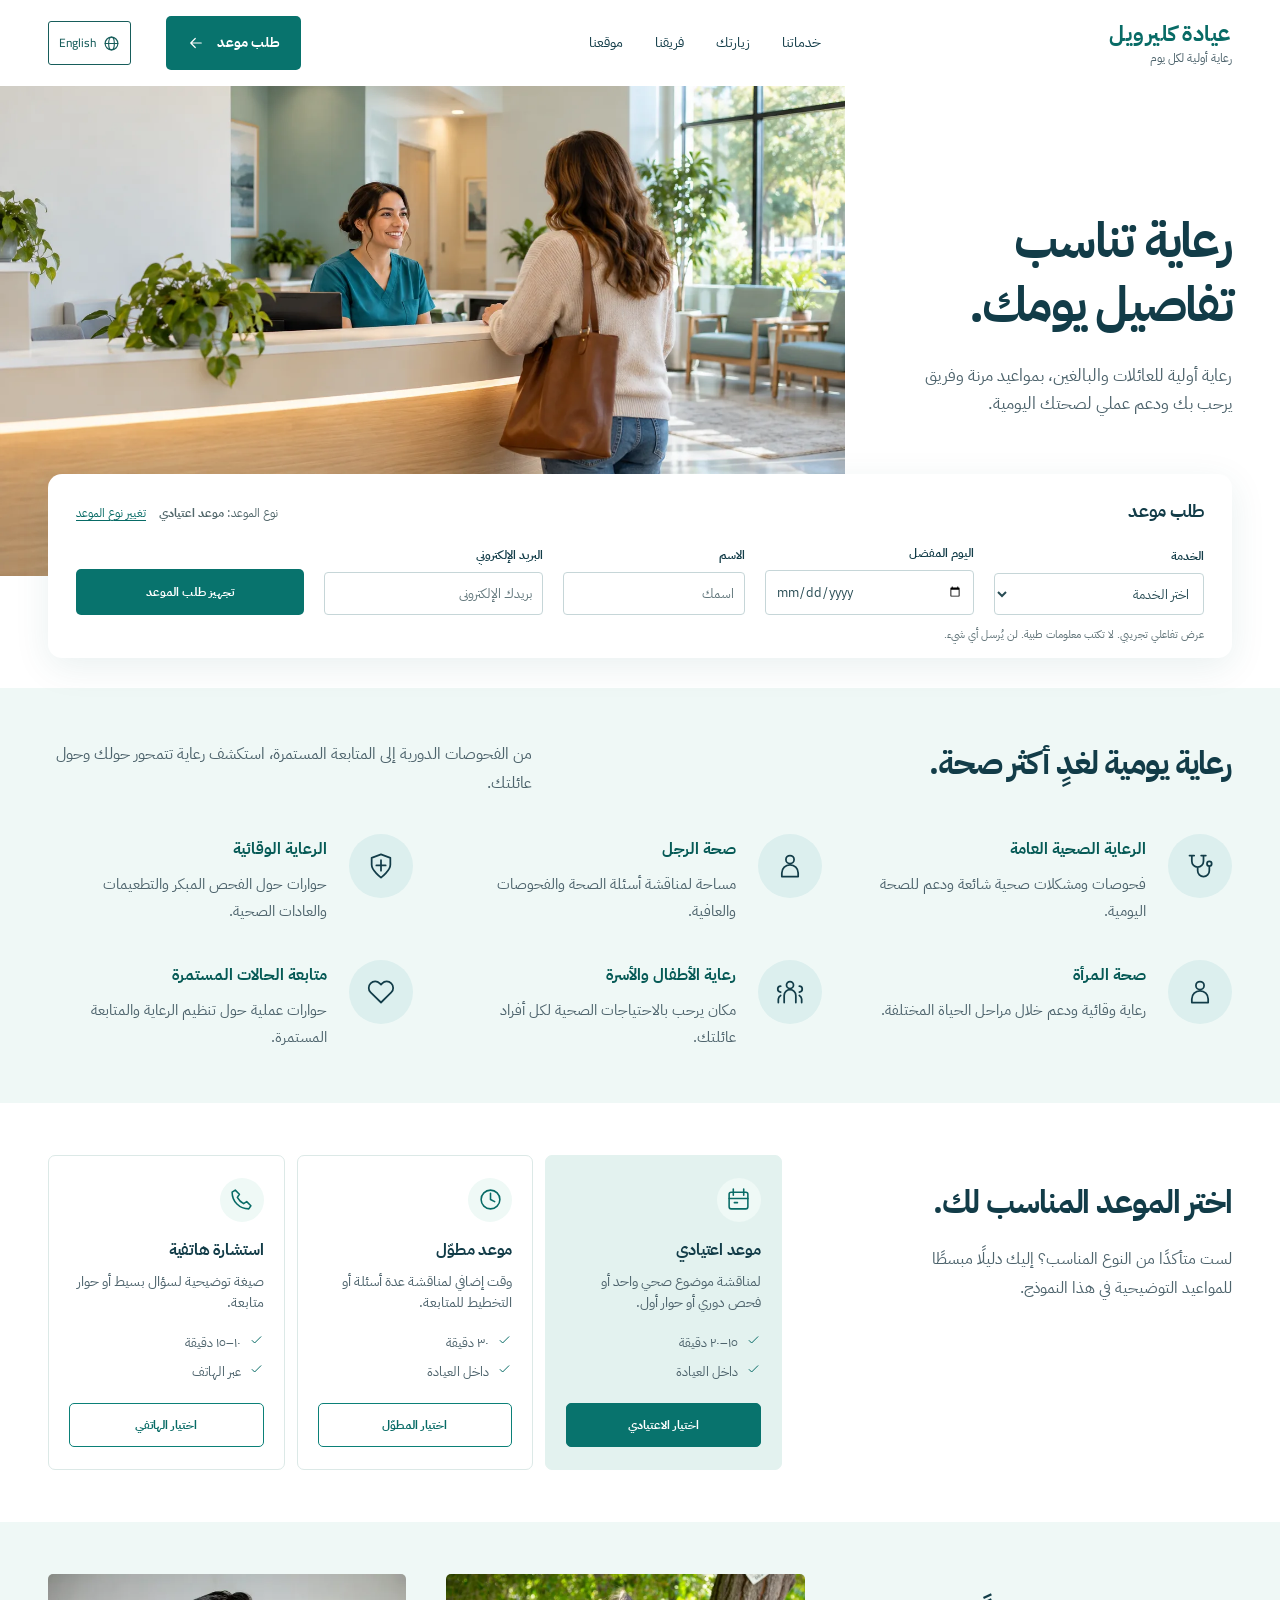
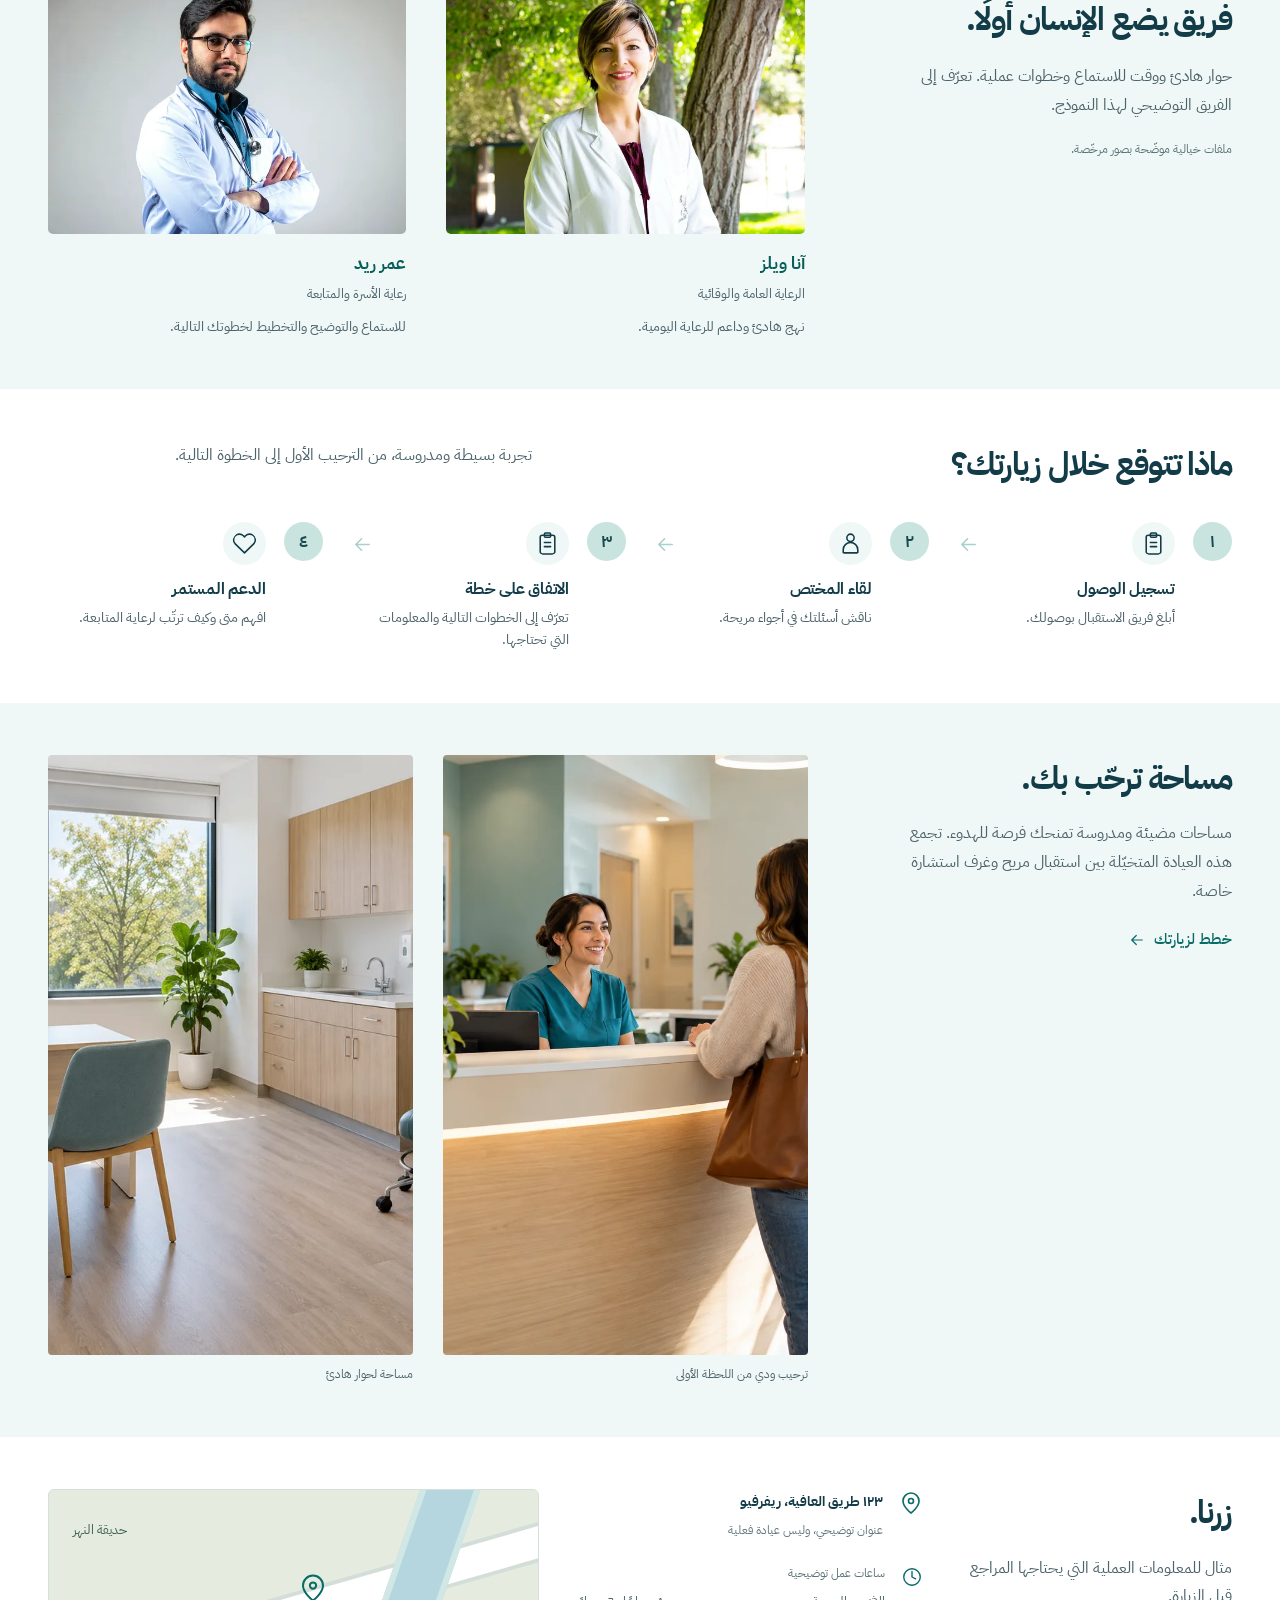
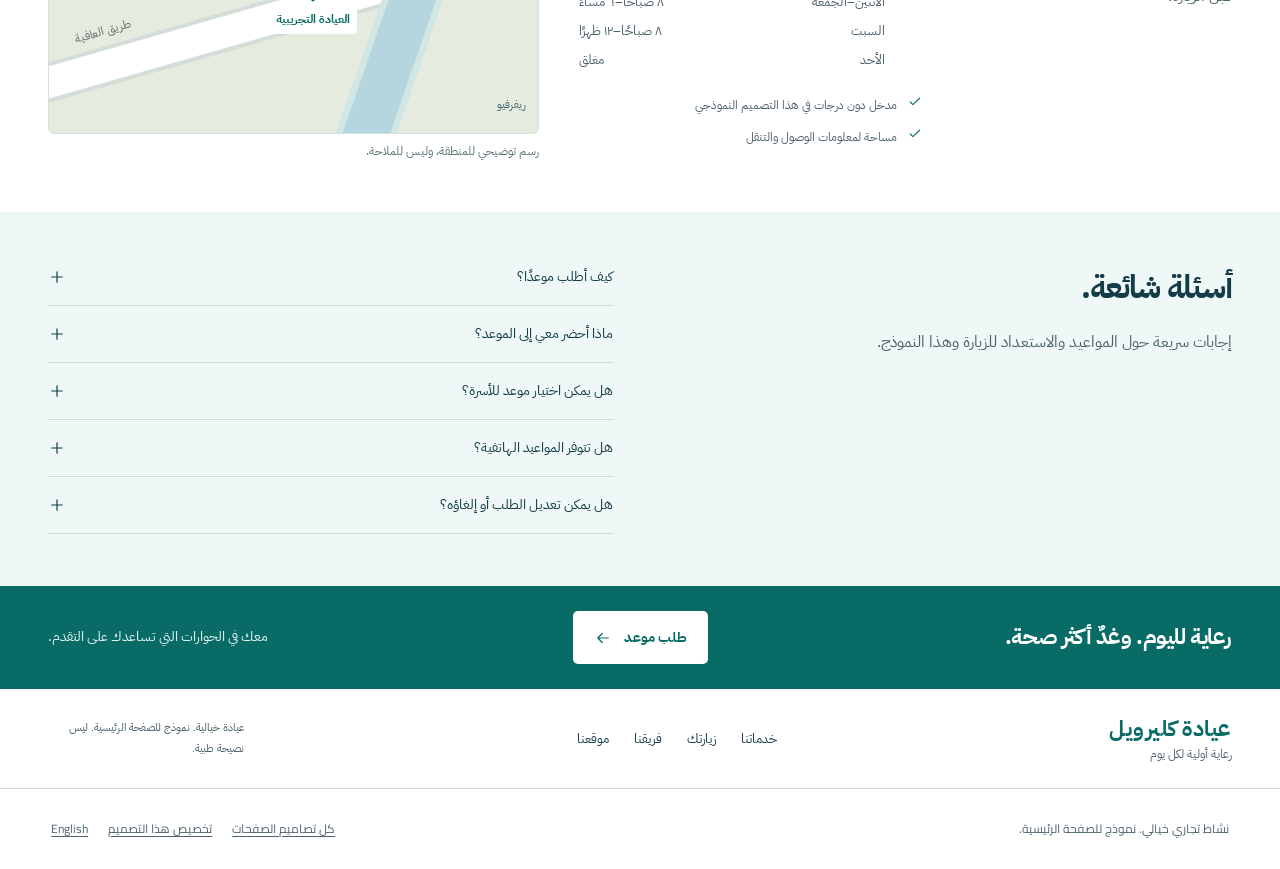
<file: index.html>
<!doctype html><html lang="ar" dir="rtl" data-theme="medical-clinic"><head><meta charset="UTF-8"/><meta name="viewport" content="width=device-width,initial-scale=1"/><meta name="theme-color" content="#086b66"/><title>كليرويل — عيادة طبية</title><meta name="description" content="عيادة طبية — تصميم استعراضي عربي يدعم الإنجليزية، قابل للتخصيص."/><meta name="robots" content="noindex,follow"/><link rel="canonical" href="https://clinic.islamnashaat.com/ar/"/><link rel="alternate" hreflang="ar" href="https://clinic.islamnashaat.com/ar/"/><link rel="alternate" hreflang="en" href="https://clinic.islamnashaat.com/en/"/><link rel="alternate" hreflang="x-default" href="https://clinic.islamnashaat.com/"/><link rel="stylesheet" href="/fonts/medical-clinic.css"/><link rel="stylesheet" href="/assets/index-kbzmTLrt.css"/></head><body><div id="root" data-prerendered="true"><link rel="preload" as="image" href="/templates/media/medical-clinic/reception.webp" fetchPriority="high"/><a class="theme-skip" href="#theme-content">انتقل إلى المحتوى</a><div id="theme-content"><div class="clinic-page" dir="rtl" lang="ar"><header class="clinic-header clinic-wrap"><a href="#clinic-home" class="clinic-brand"><strong>عيادة كليرويل</strong><span>رعاية أولية لكل يوم</span></a><nav class="clinic-nav" id="clinic-nav" aria-label="التصفح الرئيسي"><a href="#clinic-services">خدماتنا</a><a href="#clinic-appointments">زيارتك</a><a href="#clinic-people">فريقنا</a><a href="#clinic-location">موقعنا</a></nav><button class="demo-button clinic-header-cta">طلب موعد<svg width="18" height="18" viewBox="0 0 24 24" fill="none" stroke="currentColor" stroke-width="1.6" stroke-linecap="round" stroke-linejoin="round" aria-hidden="true"><path d="M5 12h14M13 6l6 6-6 6"></path></svg></button><a class="theme-language-switch" href="/en/" hrefLang="en" lang="en" aria-label="View this website in English"><svg width="17" height="17" viewBox="0 0 24 24" fill="none" stroke="currentColor" stroke-width="1.6" stroke-linecap="round" stroke-linejoin="round" aria-hidden="true"><circle cx="12" cy="12" r="9"></circle><ellipse cx="12" cy="12" rx="4" ry="9"></ellipse><path d="M3 12h18"></path></svg>English</a><button class="demo-icon-button clinic-menu" aria-label="فتح قائمة التصفح" aria-controls="clinic-nav" aria-expanded="false"><svg width="20" height="20" viewBox="0 0 24 24" fill="none" stroke="currentColor" stroke-width="1.6" stroke-linecap="round" stroke-linejoin="round" aria-hidden="true"><path d="M4 6h16M4 12h16M4 18h16"></path></svg></button></header><main id="clinic-home"><section id="clinic-hero" class="clinic-hero" aria-labelledby="clinic-title"><div class="clinic-hero-copy"><h1 id="clinic-title">رعاية تناسب تفاصيل يومك.</h1><p>رعاية أولية للعائلات والبالغين، بمواعيد مرنة وفريق يرحب بك ودعم عملي لصحتك اليومية.</p></div><img class="clinic-hero-image" src="/templates/media/medical-clinic/reception.webp" alt="استقبال عيادة مريح تتحدث فيه موظفة الاستقبال مع إحدى المراجعات" width="1536" height="1024" fetchPriority="high"/><div class="clinic-booking clinic-wrap" id="clinic-request"><div class="clinic-booking-title"><h2>طلب موعد</h2><span>نوع الموعد<!-- -->: <strong>موعد اعتيادي</strong> <a href="#clinic-appointments">تغيير نوع الموعد</a></span></div><form><label class="demo-field"><span>الخدمة</span><select name="service" required=""><option value="" selected="">اختر الخدمة</option><option value="general">الرعاية الصحية العامة</option><option value="men">صحة الرجل</option><option value="preventive">الرعاية الوقائية</option><option value="women">صحة المرأة</option><option value="family">رعاية الأطفال والأسرة</option><option value="ongoing">متابعة الحالات المستمرة</option></select></label><label class="demo-field"><span>اليوم المفضل</span><input type="date" required="" name="day"/></label><label class="demo-field"><span>الاسم</span><input autoComplete="name" placeholder="اسمك" required="" pattern=".*\S.*" name="name"/></label><label class="demo-field"><span>البريد الإلكتروني</span><input type="email" autoComplete="email" placeholder="بريدك الإلكتروني" required="" name="email"/></label><input type="hidden" name="appointmentType" value="standard"/><button type="submit" class="demo-button">تجهيز طلب الموعد</button><p class="clinic-form-note">عرض تفاعلي تجريبي. لا تكتب معلومات طبية. لن يُرسل أي شيء.</p><p class="clinic-form-status" role="status" aria-live="polite"></p></form></div></section><section id="clinic-services" class="clinic-services clinic-section" aria-labelledby="clinic-services-title"><div class="clinic-wrap"><div class="clinic-section-heading"><h2 id="clinic-services-title">رعاية يومية لغدٍ أكثر صحة.</h2><p>من الفحوصات الدورية إلى المتابعة المستمرة، استكشف رعاية تتمحور حولك وحول عائلتك.</p></div><div class="clinic-service-list"><button class="clinic-service" aria-label="اختيار هذه الخدمة: الرعاية الصحية العامة"><span class="clinic-symbol"><svg width="28" height="28" viewBox="0 0 24 24" fill="none" stroke="currentColor" stroke-width="1.5" stroke-linecap="round" stroke-linejoin="round" aria-hidden="true"><path d="M5 3v5a5 5 0 0 0 10 0V3M3 3h4M13 3h4M10 13v3a5 5 0 0 0 10 0v-3"></path><circle cx="20" cy="10" r="2"></circle></svg></span><span><strong>الرعاية الصحية العامة</strong><span>فحوصات ومشكلات صحية شائعة ودعم للصحة اليومية.</span></span></button><button class="clinic-service" aria-label="اختيار هذه الخدمة: صحة الرجل"><span class="clinic-symbol"><svg width="28" height="28" viewBox="0 0 24 24" fill="none" stroke="currentColor" stroke-width="1.5" stroke-linecap="round" stroke-linejoin="round" aria-hidden="true"><circle cx="12" cy="6.5" r="3.5"></circle><path d="M5 21v-3a7 7 0 0 1 14 0v3H5Z"></path></svg></span><span><strong>صحة الرجل</strong><span>مساحة لمناقشة أسئلة الصحة والفحوصات والعافية.</span></span></button><button class="clinic-service" aria-label="اختيار هذه الخدمة: الرعاية الوقائية"><span class="clinic-symbol"><svg width="28" height="28" viewBox="0 0 24 24" fill="none" stroke="currentColor" stroke-width="1.5" stroke-linecap="round" stroke-linejoin="round" aria-hidden="true"><path d="m12 2 8 3v6c0 5-8 11-8 11S4 16 4 11V5l8-3Z"></path><path d="M12 7v9M8 11.5h8"></path></svg></span><span><strong>الرعاية الوقائية</strong><span>حوارات حول الفحص المبكر والتطعيمات والعادات الصحية.</span></span></button><button class="clinic-service" aria-label="اختيار هذه الخدمة: صحة المرأة"><span class="clinic-symbol"><svg width="28" height="28" viewBox="0 0 24 24" fill="none" stroke="currentColor" stroke-width="1.5" stroke-linecap="round" stroke-linejoin="round" aria-hidden="true"><circle cx="12" cy="6.5" r="3.5"></circle><path d="M5 21v-3a7 7 0 0 1 14 0v3H5Z"></path></svg></span><span><strong>صحة المرأة</strong><span>رعاية وقائية ودعم خلال مراحل الحياة المختلفة.</span></span></button><button class="clinic-service" aria-label="اختيار هذه الخدمة: رعاية الأطفال والأسرة"><span class="clinic-symbol"><svg width="28" height="28" viewBox="0 0 24 24" fill="none" stroke="currentColor" stroke-width="1.5" stroke-linecap="round" stroke-linejoin="round" aria-hidden="true"><circle cx="12" cy="6" r="3"></circle><path d="M7 21v-6a5 5 0 0 1 10 0v6M4 7a2.5 2.5 0 0 0 0 5M20 7a2.5 2.5 0 0 1 0 5M4 15a4 4 0 0 0-2 3v3M20 15a4 4 0 0 1 2 3v3"></path></svg></span><span><strong>رعاية الأطفال والأسرة</strong><span>مكان يرحب بالاحتياجات الصحية لكل أفراد عائلتك.</span></span></button><button class="clinic-service" aria-label="اختيار هذه الخدمة: متابعة الحالات المستمرة"><span class="clinic-symbol"><svg width="28" height="28" viewBox="0 0 24 24" fill="none" stroke="currentColor" stroke-width="1.5" stroke-linecap="round" stroke-linejoin="round" aria-hidden="true"><path d="M20.8 4.6a5.5 5.5 0 0 0-7.8 0L12 5.7l-1.1-1.1a5.5 5.5 0 0 0-7.8 7.8L12 21l8.8-8.6a5.5 5.5 0 0 0 0-7.8Z"></path></svg></span><span><strong>متابعة الحالات المستمرة</strong><span>حوارات عملية حول تنظيم الرعاية والمتابعة المستمرة.</span></span></button></div></div></section><section id="clinic-appointments" class="clinic-types clinic-wrap clinic-section" aria-labelledby="clinic-types-title"><div><h2 id="clinic-types-title">اختر الموعد المناسب لك.</h2><p>لست متأكدًا من النوع المناسب؟ إليك دليلًا مبسطًا للمواعيد التوضيحية في هذا النموذج.</p></div><div class="clinic-types-list"><article class="clinic-type is-selected"><span class="clinic-type-icon"><svg width="25" height="25" viewBox="0 0 24 24" fill="none" stroke="currentColor" stroke-width="1.5" stroke-linecap="round" stroke-linejoin="round" aria-hidden="true"><rect x="3" y="5" width="18" height="16" rx="2"></rect><path d="M7 2v6M17 2v6M3 11h18M8 15h3"></path></svg></span><h3>موعد اعتيادي</h3><p>لمناقشة موضوع صحي واحد أو فحص دوري أو حوار أول.</p><ul><li><svg width="15" height="15" viewBox="0 0 24 24" fill="none" stroke="currentColor" stroke-width="1.6" stroke-linecap="round" stroke-linejoin="round" aria-hidden="true"><path d="m5 12 4 4L19 6"></path></svg>١٥–٢٠ دقيقة</li><li><svg width="15" height="15" viewBox="0 0 24 24" fill="none" stroke="currentColor" stroke-width="1.6" stroke-linecap="round" stroke-linejoin="round" aria-hidden="true"><path d="m5 12 4 4L19 6"></path></svg>داخل العيادة</li></ul><button class="demo-button" aria-pressed="true">اختيار الاعتيادي</button></article><article class="clinic-type"><span class="clinic-type-icon"><svg width="25" height="25" viewBox="0 0 24 24" fill="none" stroke="currentColor" stroke-width="1.5" stroke-linecap="round" stroke-linejoin="round" aria-hidden="true"><circle cx="12" cy="12" r="9"></circle><path d="M12 6v6l4 2"></path></svg></span><h3>موعد مطوّل</h3><p>وقت إضافي لمناقشة عدة أسئلة أو التخطيط للمتابعة.</p><ul><li><svg width="15" height="15" viewBox="0 0 24 24" fill="none" stroke="currentColor" stroke-width="1.6" stroke-linecap="round" stroke-linejoin="round" aria-hidden="true"><path d="m5 12 4 4L19 6"></path></svg>٣٠ دقيقة</li><li><svg width="15" height="15" viewBox="0 0 24 24" fill="none" stroke="currentColor" stroke-width="1.6" stroke-linecap="round" stroke-linejoin="round" aria-hidden="true"><path d="m5 12 4 4L19 6"></path></svg>داخل العيادة</li></ul><button class="demo-button" aria-pressed="false">اختيار المطوّل</button></article><article class="clinic-type"><span class="clinic-type-icon"><svg width="25" height="25" viewBox="0 0 24 24" fill="none" stroke="currentColor" stroke-width="1.5" stroke-linecap="round" stroke-linejoin="round" aria-hidden="true"><path d="m6 3 4 4-2 3a15 15 0 0 0 6 6l3-2 4 4-2 3C10 21 3 14 3 5l3-2Z"></path></svg></span><h3>استشارة هاتفية</h3><p>صيغة توضيحية لسؤال بسيط أو حوار متابعة.</p><ul><li><svg width="15" height="15" viewBox="0 0 24 24" fill="none" stroke="currentColor" stroke-width="1.6" stroke-linecap="round" stroke-linejoin="round" aria-hidden="true"><path d="m5 12 4 4L19 6"></path></svg>١٠–١٥ دقيقة</li><li><svg width="15" height="15" viewBox="0 0 24 24" fill="none" stroke="currentColor" stroke-width="1.6" stroke-linecap="round" stroke-linejoin="round" aria-hidden="true"><path d="m5 12 4 4L19 6"></path></svg>عبر الهاتف</li></ul><button class="demo-button" aria-pressed="false">اختيار الهاتفي</button></article></div></section><section id="clinic-people" class="clinic-people clinic-section" aria-labelledby="clinic-people-title"><div class="clinic-wrap clinic-people-grid"><div><h2 id="clinic-people-title">فريق يضع الإنسان أولًا.</h2><p>حوار هادئ ووقت للاستماع وخطوات عملية. تعرّف إلى الفريق التوضيحي لهذا النموذج.</p><p class="clinic-caption">ملفات خيالية موضّحة بصور مرخّصة.</p></div><figure class="clinic-person"><img src="/templates/media/medical-clinic/doctor-anna.webp" alt="آنا ويلز" width="700" height="700" loading="lazy"/><figcaption><strong>آنا ويلز</strong><span>الرعاية العامة والوقائية</span><p>نهج هادئ وداعم للرعاية اليومية.</p></figcaption></figure><figure class="clinic-person"><img src="/templates/media/medical-clinic/doctor-omar.webp" alt="عمر ريد" width="700" height="700" loading="lazy"/><figcaption><strong>عمر ريد</strong><span>رعاية الأسرة والمتابعة</span><p>للاستماع والتوضيح والتخطيط لخطوتك التالية.</p></figcaption></figure></div></section><section id="clinic-visit" class="clinic-visit clinic-wrap clinic-section" aria-labelledby="clinic-visit-title"><div class="clinic-section-heading"><h2 id="clinic-visit-title">ماذا تتوقع خلال زيارتك؟</h2><p>تجربة بسيطة ومدروسة، من الترحيب الأول إلى الخطوة التالية.</p></div><ol class="clinic-steps"><li><span class="clinic-step-number">١</span><div><svg width="25" height="25" viewBox="0 0 24 24" fill="none" stroke="currentColor" stroke-width="1.5" stroke-linecap="round" stroke-linejoin="round" aria-hidden="true"><rect x="5" y="4" width="14" height="18" rx="2"></rect><rect x="9" y="2" width="6" height="4" rx="1"></rect><path d="M9 11h6M9 15h6"></path></svg><h3>تسجيل الوصول</h3><p>أبلغ فريق الاستقبال بوصولك.</p></div><svg width="23" height="23" viewBox="0 0 24 24" fill="none" stroke="currentColor" stroke-width="1.6" stroke-linecap="round" stroke-linejoin="round" aria-hidden="true"><path d="M5 12h14M13 6l6 6-6 6"></path></svg></li><li><span class="clinic-step-number">٢</span><div><svg width="25" height="25" viewBox="0 0 24 24" fill="none" stroke="currentColor" stroke-width="1.5" stroke-linecap="round" stroke-linejoin="round" aria-hidden="true"><circle cx="12" cy="6.5" r="3.5"></circle><path d="M5 21v-3a7 7 0 0 1 14 0v3H5Z"></path></svg><h3>لقاء المختص</h3><p>ناقش أسئلتك في أجواء مريحة.</p></div><svg width="23" height="23" viewBox="0 0 24 24" fill="none" stroke="currentColor" stroke-width="1.6" stroke-linecap="round" stroke-linejoin="round" aria-hidden="true"><path d="M5 12h14M13 6l6 6-6 6"></path></svg></li><li><span class="clinic-step-number">٣</span><div><svg width="25" height="25" viewBox="0 0 24 24" fill="none" stroke="currentColor" stroke-width="1.5" stroke-linecap="round" stroke-linejoin="round" aria-hidden="true"><rect x="5" y="4" width="14" height="18" rx="2"></rect><rect x="9" y="2" width="6" height="4" rx="1"></rect><path d="M9 11h6M9 15h6"></path></svg><h3>الاتفاق على خطة</h3><p>تعرّف إلى الخطوات التالية والمعلومات التي تحتاجها.</p></div><svg width="23" height="23" viewBox="0 0 24 24" fill="none" stroke="currentColor" stroke-width="1.6" stroke-linecap="round" stroke-linejoin="round" aria-hidden="true"><path d="M5 12h14M13 6l6 6-6 6"></path></svg></li><li><span class="clinic-step-number">٤</span><div><svg width="25" height="25" viewBox="0 0 24 24" fill="none" stroke="currentColor" stroke-width="1.5" stroke-linecap="round" stroke-linejoin="round" aria-hidden="true"><path d="M20.8 4.6a5.5 5.5 0 0 0-7.8 0L12 5.7l-1.1-1.1a5.5 5.5 0 0 0-7.8 7.8L12 21l8.8-8.6a5.5 5.5 0 0 0 0-7.8Z"></path></svg><h3>الدعم المستمر</h3><p>افهم متى وكيف ترتّب لرعاية المتابعة.</p></div></li></ol></section><section id="clinic-spaces" class="clinic-spaces clinic-section" aria-labelledby="clinic-spaces-title"><div class="clinic-wrap clinic-spaces-grid"><div><h2 id="clinic-spaces-title">مساحة ترحّب بك.</h2><p>مساحات مضيئة ومدروسة تمنحك فرصة للهدوء. تجمع هذه العيادة المتخيّلة بين استقبال مريح وغرف استشارة خاصة.</p><a class="demo-link" href="#clinic-location">خطط لزيارتك<svg width="18" height="18" viewBox="0 0 24 24" fill="none" stroke="currentColor" stroke-width="1.6" stroke-linecap="round" stroke-linejoin="round" aria-hidden="true"><path d="M5 12h14M13 6l6 6-6 6"></path></svg></a></div><figure><img src="/templates/media/medical-clinic/reception.webp" alt="استقبال مضيء بتفاصيل خشبية ونباتات ومقاعد بلون أخضر هادئ" width="900" height="600" loading="lazy"/><figcaption>ترحيب ودي من اللحظة الأولى</figcaption></figure><figure><img src="/templates/media/medical-clinic/consultation-room.webp" alt="غرفة استشارة مضيئة بها سرير فحص ومكتب" width="900" height="600" loading="lazy"/><figcaption>مساحة لحوار هادئ</figcaption></figure></div></section><section id="clinic-location" class="clinic-location clinic-wrap clinic-section" aria-labelledby="clinic-location-title"><div><h2 id="clinic-location-title">زرنا.</h2><p>مثال للمعلومات العملية التي يحتاجها المراجع قبل الزيارة.</p></div><div class="clinic-location-details"><div class="clinic-address"><svg width="24" height="24" viewBox="0 0 24 24" fill="none" stroke="currentColor" stroke-width="1.6" stroke-linecap="round" stroke-linejoin="round" aria-hidden="true"><path d="M20 10c0 6-8 12-8 12S4 16 4 10a8 8 0 1 1 16 0Z"></path><circle cx="12" cy="10" r="2.5"></circle></svg><div><strong>١٢٣ طريق العافية، ريفرفيو</strong><span>عنوان توضيحي، وليس عيادة فعلية</span></div></div><div class="clinic-hours"><svg width="22" height="22" viewBox="0 0 24 24" fill="none" stroke="currentColor" stroke-width="1.5" stroke-linecap="round" stroke-linejoin="round" aria-hidden="true"><circle cx="12" cy="12" r="9"></circle><path d="M12 6v6l4 2"></path></svg><div><p class="clinic-caption">ساعات عمل توضيحية</p><dl><div><dt>الاثنين–الجمعة</dt><dd>٨ صباحًا–٦ مساءً</dd></div><div><dt>السبت</dt><dd>٨ صباحًا–١٢ ظهرًا</dd></div><div><dt>الأحد</dt><dd>مغلق</dd></div></dl></div></div><ul class="clinic-access"><li><svg width="16" height="16" viewBox="0 0 24 24" fill="none" stroke="currentColor" stroke-width="1.6" stroke-linecap="round" stroke-linejoin="round" aria-hidden="true"><path d="m5 12 4 4L19 6"></path></svg>مدخل دون درجات في هذا التصميم النموذجي</li><li><svg width="16" height="16" viewBox="0 0 24 24" fill="none" stroke="currentColor" stroke-width="1.6" stroke-linecap="round" stroke-linejoin="round" aria-hidden="true"><path d="m5 12 4 4L19 6"></path></svg>مساحة لمعلومات الوصول والتنقل</li></ul></div><div class="clinic-area"><div class="clinic-area-map" role="img" aria-label="رسم تخطيطي لموقع توضيحي"><span class="clinic-map-park">حديقة النهر</span><span class="clinic-map-road">طريق العافية</span><span class="clinic-map-river">ريفرفيو</span><span class="clinic-map-pin"><svg width="30" height="30" viewBox="0 0 24 24" fill="none" stroke="currentColor" stroke-width="1.6" stroke-linecap="round" stroke-linejoin="round" aria-hidden="true"><path d="M20 10c0 6-8 12-8 12S4 16 4 10a8 8 0 1 1 16 0Z"></path><circle cx="12" cy="10" r="2.5"></circle></svg><strong>العيادة التجريبية</strong></span></div><p class="clinic-caption">رسم توضيحي للمنطقة، وليس للملاحة.</p></div></section><section id="clinic-faq" class="clinic-faq clinic-section" aria-labelledby="clinic-faq-title"><div class="clinic-wrap clinic-faq-grid"><div><h2 id="clinic-faq-title">أسئلة شائعة.</h2><p>إجابات سريعة حول المواعيد والاستعداد للزيارة وهذا النموذج.</p></div><div class="demo-accordion"><details><summary>كيف أطلب موعدًا؟<svg width="18" height="18" viewBox="0 0 24 24" fill="none" stroke="currentColor" stroke-width="1.6" stroke-linecap="round" stroke-linejoin="round" aria-hidden="true"><path d="M12 5v14M5 12h14"></path></svg></summary><div>اختر خدمة ونوع موعد ثم جرّب النموذج أعلى الصفحة. سيُجهَّز طلب تجريبي محليًا؛ لن تُرسل أي معلومات ولن يُحجز موعد فعلي.</div></details><details><summary>ماذا أحضر معي إلى الموعد؟<svg width="18" height="18" viewBox="0 0 24 24" fill="none" stroke="currentColor" stroke-width="1.6" stroke-linecap="round" stroke-linejoin="round" aria-hidden="true"><path d="M12 5v14M5 12h14"></path></svg></summary><div>توضح العيادة الفعلية ما تحتاج إلى إحضاره عند تأكيد الموعد. لا تقدم هذه الصفحة إرشادات سريرية أو نصائح طبية شخصية.</div></details><details><summary>هل يمكن اختيار موعد للأسرة؟<svg width="18" height="18" viewBox="0 0 24 24" fill="none" stroke="currentColor" stroke-width="1.6" stroke-linecap="round" stroke-linejoin="round" aria-hidden="true"><path d="M12 5v14M5 12h14"></path></svg></summary><div>اختر «رعاية الأطفال والأسرة» في حقل الخدمة لتجربة طلب يركز على الأسرة. تؤكد العيادة الفعلية نوع الموعد المناسب ومتطلباته.</div></details><details><summary>هل تتوفر المواعيد الهاتفية؟<svg width="18" height="18" viewBox="0 0 24 24" fill="none" stroke="currentColor" stroke-width="1.6" stroke-linecap="round" stroke-linejoin="round" aria-hidden="true"><path d="M12 5v14M5 12h14"></path></svg></summary><div>أُدرجت الصيغة الهاتفية لتوضيح اختيار نوع الموعد، ولا تدل على توفر خدمة فعلية أو ملاءمة طبية.</div></details><details><summary>هل يمكن تعديل الطلب أو إلغاؤه؟<svg width="18" height="18" viewBox="0 0 24 24" fill="none" stroke="currentColor" stroke-width="1.6" stroke-linecap="round" stroke-linejoin="round" aria-hidden="true"><path d="M12 5v14M5 12h14"></path></svg></summary><div>لا يوجد حجز فعلي في هذا العرض. يمكنك تغيير الخدمة المختارة أو تجهيز طلب نموذجي آخر. لا تُحفظ المعلومات بعد مغادرة الصفحة.</div></details></div></div></section><div class="clinic-close"><div class="clinic-wrap"><h2>رعاية لليوم. وغدٌ أكثر صحة.</h2><button class="demo-button">طلب موعد<svg width="18" height="18" viewBox="0 0 24 24" fill="none" stroke="currentColor" stroke-width="1.6" stroke-linecap="round" stroke-linejoin="round" aria-hidden="true"><path d="M5 12h14M13 6l6 6-6 6"></path></svg></button><p>معك في الحوارات التي تساعدك على التقدم.</p></div></div></main><footer class="clinic-footer"><div class="clinic-wrap clinic-footer-main"><a class="clinic-brand" href="#clinic-home"><strong>عيادة كليرويل</strong><span>رعاية أولية لكل يوم</span></a><nav aria-label="روابط التذييل"><a href="#clinic-services">خدماتنا</a><a href="#clinic-appointments">زيارتك</a><a href="#clinic-people">فريقنا</a><a href="#clinic-location">موقعنا</a></nav><p>عيادة خيالية. نموذج للصفحة الرئيسية. ليس نصيحة طبية.</p></div><div class="demo-library-footer"><span>نشاط تجاري خيالي. نموذج للصفحة الرئيسية.</span><nav aria-label="تصفح النموذج"><a href="https://islamnashaat.com/ar/index.html">كل تصاميم الصفحات</a><a href="https://islamnashaat.com/ar/index.html?service=business-website&amp;approach=template&amp;template=%D8%B9%D9%8A%D8%A7%D8%AF%D8%A9+%D9%83%D9%84%D9%8A%D8%B1%D9%88%D9%8A%D9%84#contact">تخصيص هذا التصميم</a><a href="/en/" lang="en">English</a></nav></div></footer></div></div></div><script type="module" src="/assets/index-CzJcVMrW.js"></script></body></html>
</file>
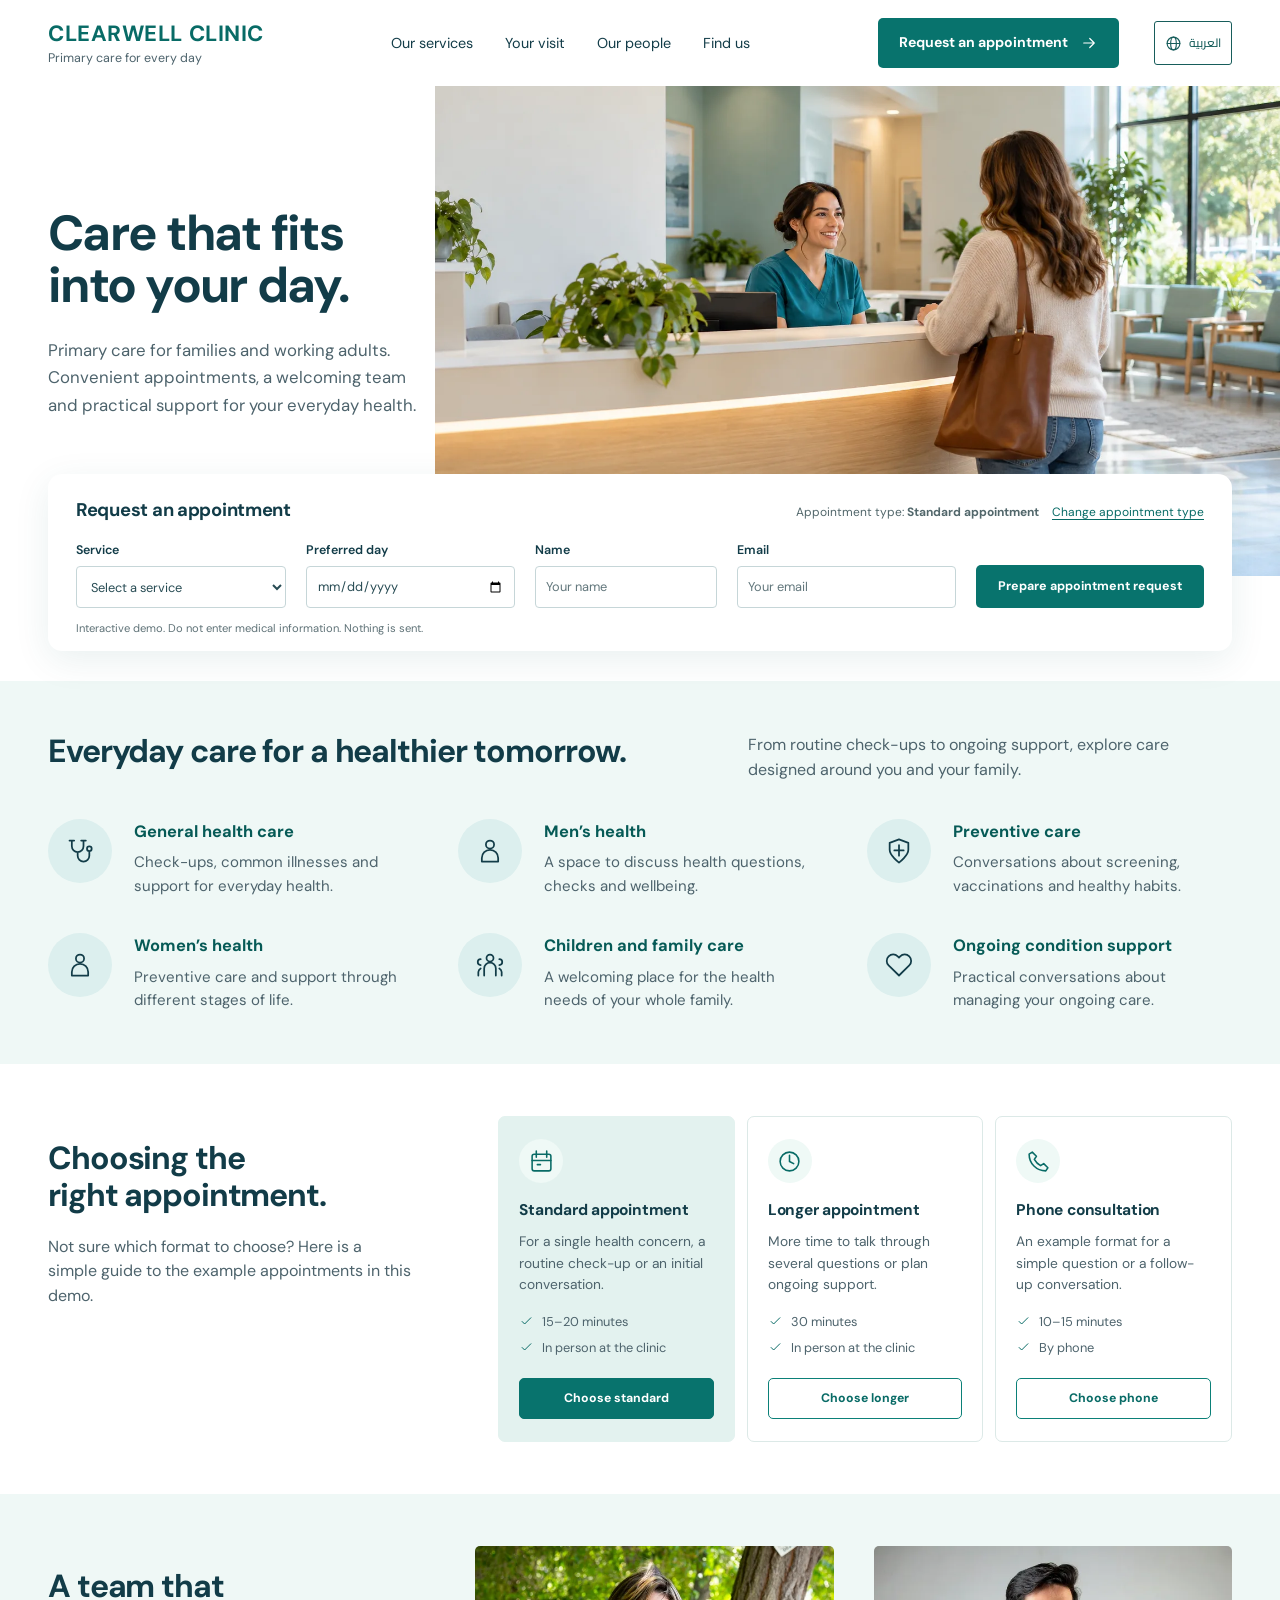
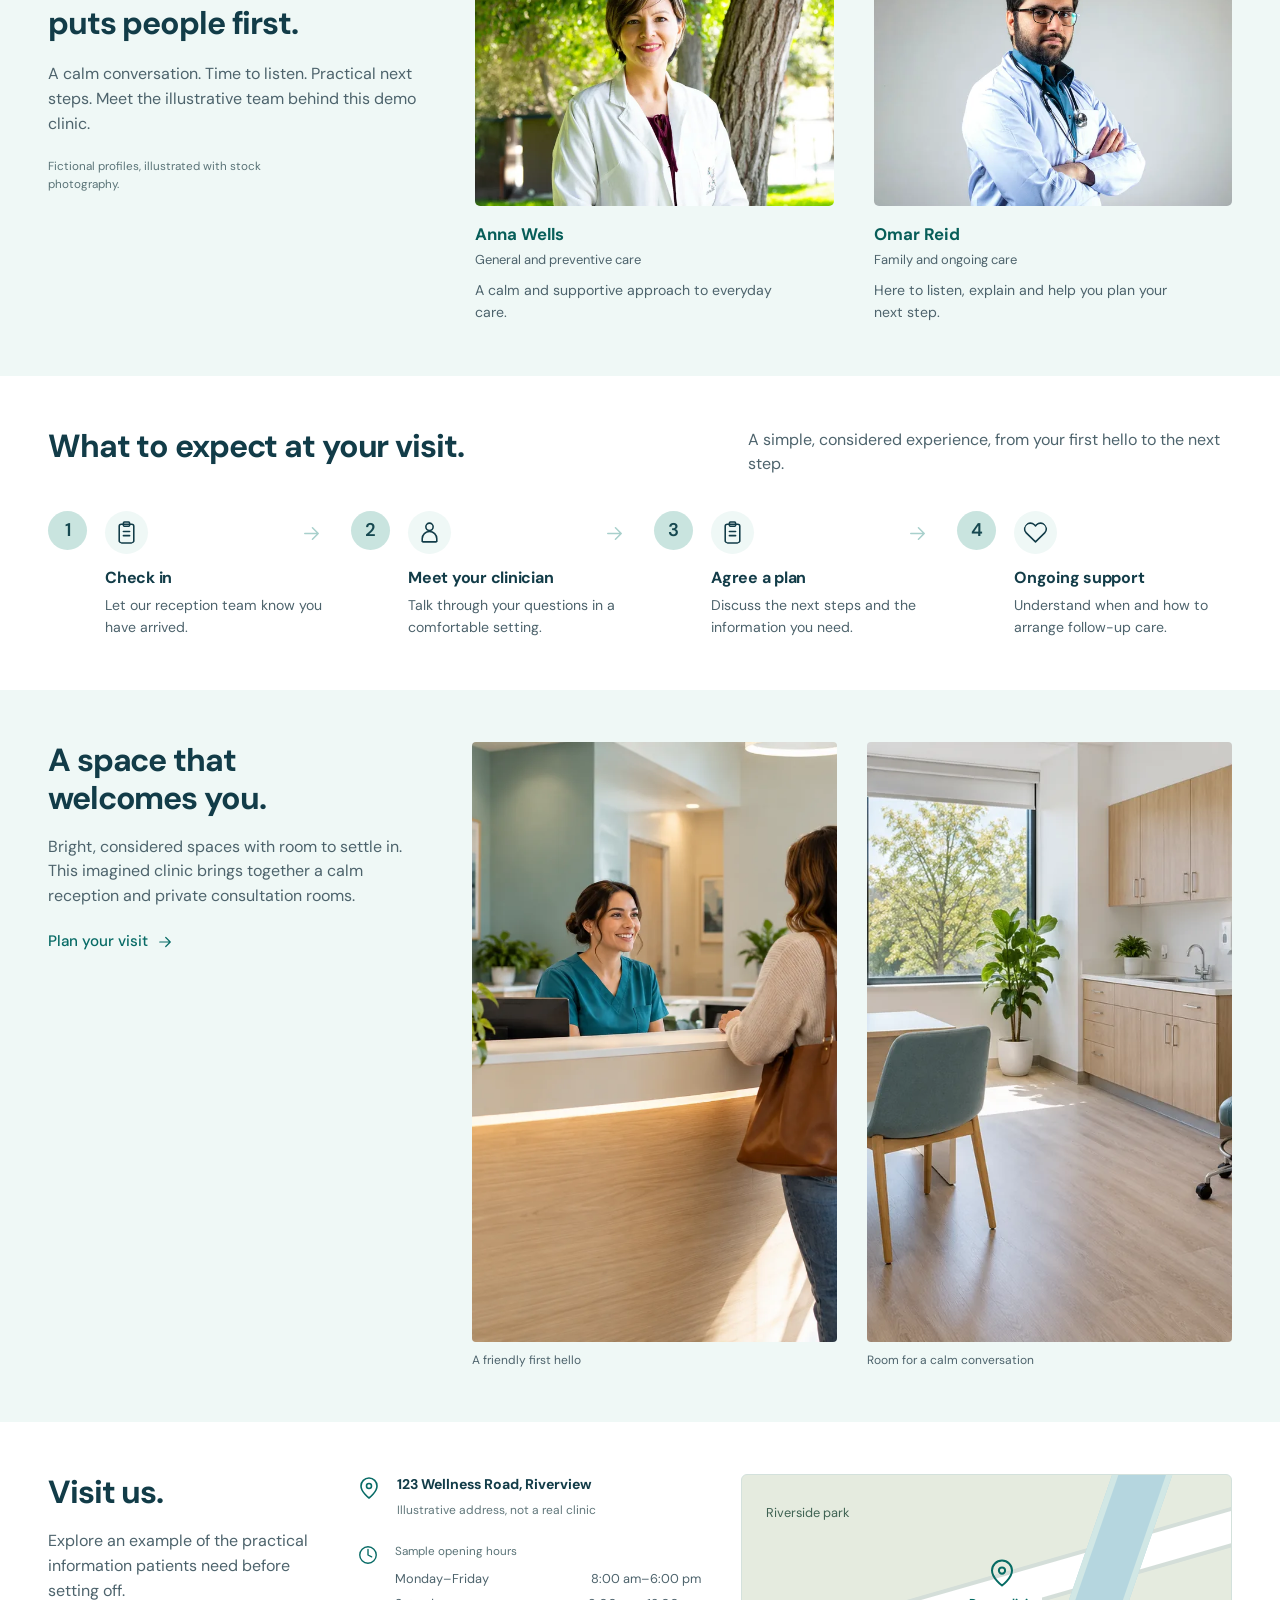
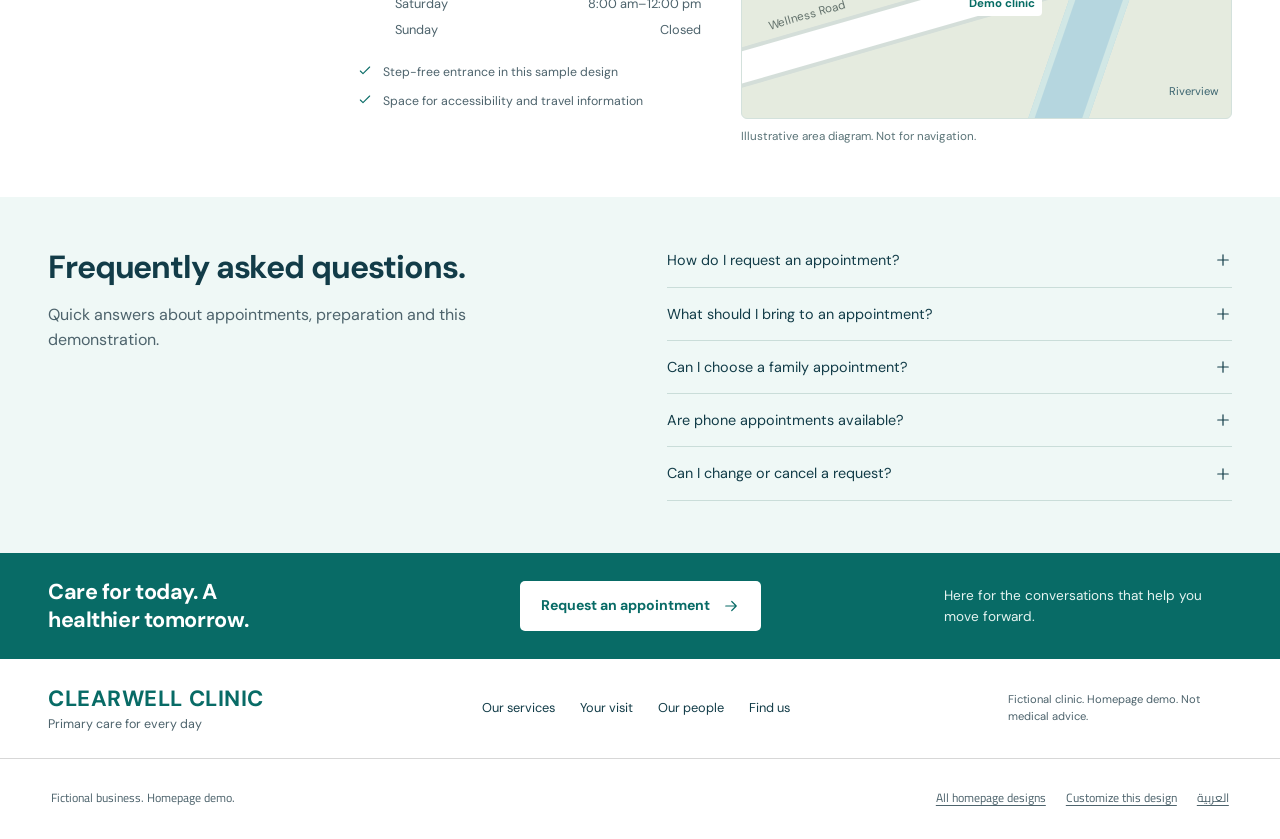
<file: en/index.html>
<!doctype html><html lang="en" dir="ltr" data-theme="medical-clinic"><head><meta charset="UTF-8"/><meta name="viewport" content="width=device-width,initial-scale=1"/><meta name="theme-color" content="#086b66"/><title>Clearwell Clinic</title><meta name="description" content="Medical clinic — a bilingual showcase website ready for customization."/><meta name="robots" content="noindex,follow"/><link rel="canonical" href="https://clinic.islamnashaat.com/en/"/><link rel="alternate" hreflang="ar" href="https://clinic.islamnashaat.com/ar/"/><link rel="alternate" hreflang="en" href="https://clinic.islamnashaat.com/en/"/><link rel="alternate" hreflang="x-default" href="https://clinic.islamnashaat.com/"/><link rel="stylesheet" href="/fonts/medical-clinic.css"/><link rel="stylesheet" href="/assets/index-kbzmTLrt.css"/></head><body><div id="root" data-prerendered="true"><link rel="preload" as="image" href="/templates/media/medical-clinic/reception.webp" fetchPriority="high"/><a class="theme-skip" href="#theme-content">Skip to content</a><div id="theme-content"><div class="clinic-page" dir="ltr" lang="en"><header class="clinic-header clinic-wrap"><a href="#clinic-home" class="clinic-brand"><strong>Clearwell Clinic</strong><span>Primary care for every day</span></a><nav class="clinic-nav" id="clinic-nav" aria-label="Main navigation"><a href="#clinic-services">Our services</a><a href="#clinic-appointments">Your visit</a><a href="#clinic-people">Our people</a><a href="#clinic-location">Find us</a></nav><button class="demo-button clinic-header-cta">Request an appointment<svg width="18" height="18" viewBox="0 0 24 24" fill="none" stroke="currentColor" stroke-width="1.6" stroke-linecap="round" stroke-linejoin="round" aria-hidden="true"><path d="M5 12h14M13 6l6 6-6 6"></path></svg></button><a class="theme-language-switch" href="/ar/" hrefLang="ar" lang="ar" aria-label="عرض الموقع بالعربية"><svg width="17" height="17" viewBox="0 0 24 24" fill="none" stroke="currentColor" stroke-width="1.6" stroke-linecap="round" stroke-linejoin="round" aria-hidden="true"><circle cx="12" cy="12" r="9"></circle><ellipse cx="12" cy="12" rx="4" ry="9"></ellipse><path d="M3 12h18"></path></svg>العربية</a><button class="demo-icon-button clinic-menu" aria-label="Open navigation" aria-controls="clinic-nav" aria-expanded="false"><svg width="20" height="20" viewBox="0 0 24 24" fill="none" stroke="currentColor" stroke-width="1.6" stroke-linecap="round" stroke-linejoin="round" aria-hidden="true"><path d="M4 6h16M4 12h16M4 18h16"></path></svg></button></header><main id="clinic-home"><section id="clinic-hero" class="clinic-hero" aria-labelledby="clinic-title"><div class="clinic-hero-copy"><h1 id="clinic-title">Care that fits into your day.</h1><p>Primary care for families and working adults. Convenient appointments, a welcoming team and practical support for your everyday health.</p></div><img class="clinic-hero-image" src="/templates/media/medical-clinic/reception.webp" alt="A welcoming clinic reception with a receptionist speaking to a patient" width="1536" height="1024" fetchPriority="high"/><div class="clinic-booking clinic-wrap" id="clinic-request"><div class="clinic-booking-title"><h2>Request an appointment</h2><span>Appointment type<!-- -->: <strong>Standard appointment</strong> <a href="#clinic-appointments">Change appointment type</a></span></div><form><label class="demo-field"><span>Service</span><select name="service" required=""><option value="" selected="">Select a service</option><option value="general">General health care</option><option value="men">Men’s health</option><option value="preventive">Preventive care</option><option value="women">Women’s health</option><option value="family">Children and family care</option><option value="ongoing">Ongoing condition support</option></select></label><label class="demo-field"><span>Preferred day</span><input type="date" required="" name="day"/></label><label class="demo-field"><span>Name</span><input autoComplete="name" placeholder="Your name" required="" pattern=".*\S.*" name="name"/></label><label class="demo-field"><span>Email</span><input type="email" autoComplete="email" placeholder="Your email" required="" name="email"/></label><input type="hidden" name="appointmentType" value="standard"/><button type="submit" class="demo-button">Prepare appointment request</button><p class="clinic-form-note">Interactive demo. Do not enter medical information. Nothing is sent.</p><p class="clinic-form-status" role="status" aria-live="polite"></p></form></div></section><section id="clinic-services" class="clinic-services clinic-section" aria-labelledby="clinic-services-title"><div class="clinic-wrap"><div class="clinic-section-heading"><h2 id="clinic-services-title">Everyday care for a healthier tomorrow.</h2><p>From routine check-ups to ongoing support, explore care designed around you and your family.</p></div><div class="clinic-service-list"><button class="clinic-service" aria-label="Choose this service: General health care"><span class="clinic-symbol"><svg width="28" height="28" viewBox="0 0 24 24" fill="none" stroke="currentColor" stroke-width="1.5" stroke-linecap="round" stroke-linejoin="round" aria-hidden="true"><path d="M5 3v5a5 5 0 0 0 10 0V3M3 3h4M13 3h4M10 13v3a5 5 0 0 0 10 0v-3"></path><circle cx="20" cy="10" r="2"></circle></svg></span><span><strong>General health care</strong><span>Check-ups, common illnesses and support for everyday health.</span></span></button><button class="clinic-service" aria-label="Choose this service: Men’s health"><span class="clinic-symbol"><svg width="28" height="28" viewBox="0 0 24 24" fill="none" stroke="currentColor" stroke-width="1.5" stroke-linecap="round" stroke-linejoin="round" aria-hidden="true"><circle cx="12" cy="6.5" r="3.5"></circle><path d="M5 21v-3a7 7 0 0 1 14 0v3H5Z"></path></svg></span><span><strong>Men’s health</strong><span>A space to discuss health questions, checks and wellbeing.</span></span></button><button class="clinic-service" aria-label="Choose this service: Preventive care"><span class="clinic-symbol"><svg width="28" height="28" viewBox="0 0 24 24" fill="none" stroke="currentColor" stroke-width="1.5" stroke-linecap="round" stroke-linejoin="round" aria-hidden="true"><path d="m12 2 8 3v6c0 5-8 11-8 11S4 16 4 11V5l8-3Z"></path><path d="M12 7v9M8 11.5h8"></path></svg></span><span><strong>Preventive care</strong><span>Conversations about screening, vaccinations and healthy habits.</span></span></button><button class="clinic-service" aria-label="Choose this service: Women’s health"><span class="clinic-symbol"><svg width="28" height="28" viewBox="0 0 24 24" fill="none" stroke="currentColor" stroke-width="1.5" stroke-linecap="round" stroke-linejoin="round" aria-hidden="true"><circle cx="12" cy="6.5" r="3.5"></circle><path d="M5 21v-3a7 7 0 0 1 14 0v3H5Z"></path></svg></span><span><strong>Women’s health</strong><span>Preventive care and support through different stages of life.</span></span></button><button class="clinic-service" aria-label="Choose this service: Children and family care"><span class="clinic-symbol"><svg width="28" height="28" viewBox="0 0 24 24" fill="none" stroke="currentColor" stroke-width="1.5" stroke-linecap="round" stroke-linejoin="round" aria-hidden="true"><circle cx="12" cy="6" r="3"></circle><path d="M7 21v-6a5 5 0 0 1 10 0v6M4 7a2.5 2.5 0 0 0 0 5M20 7a2.5 2.5 0 0 1 0 5M4 15a4 4 0 0 0-2 3v3M20 15a4 4 0 0 1 2 3v3"></path></svg></span><span><strong>Children and family care</strong><span>A welcoming place for the health needs of your whole family.</span></span></button><button class="clinic-service" aria-label="Choose this service: Ongoing condition support"><span class="clinic-symbol"><svg width="28" height="28" viewBox="0 0 24 24" fill="none" stroke="currentColor" stroke-width="1.5" stroke-linecap="round" stroke-linejoin="round" aria-hidden="true"><path d="M20.8 4.6a5.5 5.5 0 0 0-7.8 0L12 5.7l-1.1-1.1a5.5 5.5 0 0 0-7.8 7.8L12 21l8.8-8.6a5.5 5.5 0 0 0 0-7.8Z"></path></svg></span><span><strong>Ongoing condition support</strong><span>Practical conversations about managing your ongoing care.</span></span></button></div></div></section><section id="clinic-appointments" class="clinic-types clinic-wrap clinic-section" aria-labelledby="clinic-types-title"><div><h2 id="clinic-types-title">Choosing the right appointment.</h2><p>Not sure which format to choose? Here is a simple guide to the example appointments in this demo.</p></div><div class="clinic-types-list"><article class="clinic-type is-selected"><span class="clinic-type-icon"><svg width="25" height="25" viewBox="0 0 24 24" fill="none" stroke="currentColor" stroke-width="1.5" stroke-linecap="round" stroke-linejoin="round" aria-hidden="true"><rect x="3" y="5" width="18" height="16" rx="2"></rect><path d="M7 2v6M17 2v6M3 11h18M8 15h3"></path></svg></span><h3>Standard appointment</h3><p>For a single health concern, a routine check-up or an initial conversation.</p><ul><li><svg width="15" height="15" viewBox="0 0 24 24" fill="none" stroke="currentColor" stroke-width="1.6" stroke-linecap="round" stroke-linejoin="round" aria-hidden="true"><path d="m5 12 4 4L19 6"></path></svg>15–20 minutes</li><li><svg width="15" height="15" viewBox="0 0 24 24" fill="none" stroke="currentColor" stroke-width="1.6" stroke-linecap="round" stroke-linejoin="round" aria-hidden="true"><path d="m5 12 4 4L19 6"></path></svg>In person at the clinic</li></ul><button class="demo-button" aria-pressed="true">Choose standard</button></article><article class="clinic-type"><span class="clinic-type-icon"><svg width="25" height="25" viewBox="0 0 24 24" fill="none" stroke="currentColor" stroke-width="1.5" stroke-linecap="round" stroke-linejoin="round" aria-hidden="true"><circle cx="12" cy="12" r="9"></circle><path d="M12 6v6l4 2"></path></svg></span><h3>Longer appointment</h3><p>More time to talk through several questions or plan ongoing support.</p><ul><li><svg width="15" height="15" viewBox="0 0 24 24" fill="none" stroke="currentColor" stroke-width="1.6" stroke-linecap="round" stroke-linejoin="round" aria-hidden="true"><path d="m5 12 4 4L19 6"></path></svg>30 minutes</li><li><svg width="15" height="15" viewBox="0 0 24 24" fill="none" stroke="currentColor" stroke-width="1.6" stroke-linecap="round" stroke-linejoin="round" aria-hidden="true"><path d="m5 12 4 4L19 6"></path></svg>In person at the clinic</li></ul><button class="demo-button" aria-pressed="false">Choose longer</button></article><article class="clinic-type"><span class="clinic-type-icon"><svg width="25" height="25" viewBox="0 0 24 24" fill="none" stroke="currentColor" stroke-width="1.5" stroke-linecap="round" stroke-linejoin="round" aria-hidden="true"><path d="m6 3 4 4-2 3a15 15 0 0 0 6 6l3-2 4 4-2 3C10 21 3 14 3 5l3-2Z"></path></svg></span><h3>Phone consultation</h3><p>An example format for a simple question or a follow-up conversation.</p><ul><li><svg width="15" height="15" viewBox="0 0 24 24" fill="none" stroke="currentColor" stroke-width="1.6" stroke-linecap="round" stroke-linejoin="round" aria-hidden="true"><path d="m5 12 4 4L19 6"></path></svg>10–15 minutes</li><li><svg width="15" height="15" viewBox="0 0 24 24" fill="none" stroke="currentColor" stroke-width="1.6" stroke-linecap="round" stroke-linejoin="round" aria-hidden="true"><path d="m5 12 4 4L19 6"></path></svg>By phone</li></ul><button class="demo-button" aria-pressed="false">Choose phone</button></article></div></section><section id="clinic-people" class="clinic-people clinic-section" aria-labelledby="clinic-people-title"><div class="clinic-wrap clinic-people-grid"><div><h2 id="clinic-people-title">A team that puts people first.</h2><p>A calm conversation. Time to listen. Practical next steps. Meet the illustrative team behind this demo clinic.</p><p class="clinic-caption">Fictional profiles, illustrated with stock photography.</p></div><figure class="clinic-person"><img src="/templates/media/medical-clinic/doctor-anna.webp" alt="Anna Wells" width="700" height="700" loading="lazy"/><figcaption><strong>Anna Wells</strong><span>General and preventive care</span><p>A calm and supportive approach to everyday care.</p></figcaption></figure><figure class="clinic-person"><img src="/templates/media/medical-clinic/doctor-omar.webp" alt="Omar Reid" width="700" height="700" loading="lazy"/><figcaption><strong>Omar Reid</strong><span>Family and ongoing care</span><p>Here to listen, explain and help you plan your next step.</p></figcaption></figure></div></section><section id="clinic-visit" class="clinic-visit clinic-wrap clinic-section" aria-labelledby="clinic-visit-title"><div class="clinic-section-heading"><h2 id="clinic-visit-title">What to expect at your visit.</h2><p>A simple, considered experience, from your first hello to the next step.</p></div><ol class="clinic-steps"><li><span class="clinic-step-number">1</span><div><svg width="25" height="25" viewBox="0 0 24 24" fill="none" stroke="currentColor" stroke-width="1.5" stroke-linecap="round" stroke-linejoin="round" aria-hidden="true"><rect x="5" y="4" width="14" height="18" rx="2"></rect><rect x="9" y="2" width="6" height="4" rx="1"></rect><path d="M9 11h6M9 15h6"></path></svg><h3>Check in</h3><p>Let our reception team know you have arrived.</p></div><svg width="23" height="23" viewBox="0 0 24 24" fill="none" stroke="currentColor" stroke-width="1.6" stroke-linecap="round" stroke-linejoin="round" aria-hidden="true"><path d="M5 12h14M13 6l6 6-6 6"></path></svg></li><li><span class="clinic-step-number">2</span><div><svg width="25" height="25" viewBox="0 0 24 24" fill="none" stroke="currentColor" stroke-width="1.5" stroke-linecap="round" stroke-linejoin="round" aria-hidden="true"><circle cx="12" cy="6.5" r="3.5"></circle><path d="M5 21v-3a7 7 0 0 1 14 0v3H5Z"></path></svg><h3>Meet your clinician</h3><p>Talk through your questions in a comfortable setting.</p></div><svg width="23" height="23" viewBox="0 0 24 24" fill="none" stroke="currentColor" stroke-width="1.6" stroke-linecap="round" stroke-linejoin="round" aria-hidden="true"><path d="M5 12h14M13 6l6 6-6 6"></path></svg></li><li><span class="clinic-step-number">3</span><div><svg width="25" height="25" viewBox="0 0 24 24" fill="none" stroke="currentColor" stroke-width="1.5" stroke-linecap="round" stroke-linejoin="round" aria-hidden="true"><rect x="5" y="4" width="14" height="18" rx="2"></rect><rect x="9" y="2" width="6" height="4" rx="1"></rect><path d="M9 11h6M9 15h6"></path></svg><h3>Agree a plan</h3><p>Discuss the next steps and the information you need.</p></div><svg width="23" height="23" viewBox="0 0 24 24" fill="none" stroke="currentColor" stroke-width="1.6" stroke-linecap="round" stroke-linejoin="round" aria-hidden="true"><path d="M5 12h14M13 6l6 6-6 6"></path></svg></li><li><span class="clinic-step-number">4</span><div><svg width="25" height="25" viewBox="0 0 24 24" fill="none" stroke="currentColor" stroke-width="1.5" stroke-linecap="round" stroke-linejoin="round" aria-hidden="true"><path d="M20.8 4.6a5.5 5.5 0 0 0-7.8 0L12 5.7l-1.1-1.1a5.5 5.5 0 0 0-7.8 7.8L12 21l8.8-8.6a5.5 5.5 0 0 0 0-7.8Z"></path></svg><h3>Ongoing support</h3><p>Understand when and how to arrange follow-up care.</p></div></li></ol></section><section id="clinic-spaces" class="clinic-spaces clinic-section" aria-labelledby="clinic-spaces-title"><div class="clinic-wrap clinic-spaces-grid"><div><h2 id="clinic-spaces-title">A space that welcomes you.</h2><p>Bright, considered spaces with room to settle in. This imagined clinic brings together a calm reception and private consultation rooms.</p><a class="demo-link" href="#clinic-location">Plan your visit<svg width="18" height="18" viewBox="0 0 24 24" fill="none" stroke="currentColor" stroke-width="1.6" stroke-linecap="round" stroke-linejoin="round" aria-hidden="true"><path d="M5 12h14M13 6l6 6-6 6"></path></svg></a></div><figure><img src="/templates/media/medical-clinic/reception.webp" alt="Light-filled reception with oak finishes, plants and teal seating" width="900" height="600" loading="lazy"/><figcaption>A friendly first hello</figcaption></figure><figure><img src="/templates/media/medical-clinic/consultation-room.webp" alt="Bright consultation room with an examination couch and a desk" width="900" height="600" loading="lazy"/><figcaption>Room for a calm conversation</figcaption></figure></div></section><section id="clinic-location" class="clinic-location clinic-wrap clinic-section" aria-labelledby="clinic-location-title"><div><h2 id="clinic-location-title">Visit us.</h2><p>Explore an example of the practical information patients need before setting off.</p></div><div class="clinic-location-details"><div class="clinic-address"><svg width="24" height="24" viewBox="0 0 24 24" fill="none" stroke="currentColor" stroke-width="1.6" stroke-linecap="round" stroke-linejoin="round" aria-hidden="true"><path d="M20 10c0 6-8 12-8 12S4 16 4 10a8 8 0 1 1 16 0Z"></path><circle cx="12" cy="10" r="2.5"></circle></svg><div><strong>123 Wellness Road, Riverview</strong><span>Illustrative address, not a real clinic</span></div></div><div class="clinic-hours"><svg width="22" height="22" viewBox="0 0 24 24" fill="none" stroke="currentColor" stroke-width="1.5" stroke-linecap="round" stroke-linejoin="round" aria-hidden="true"><circle cx="12" cy="12" r="9"></circle><path d="M12 6v6l4 2"></path></svg><div><p class="clinic-caption">Sample opening hours</p><dl><div><dt>Monday–Friday</dt><dd>8:00 am–6:00 pm</dd></div><div><dt>Saturday</dt><dd>8:00 am–12:00 pm</dd></div><div><dt>Sunday</dt><dd>Closed</dd></div></dl></div></div><ul class="clinic-access"><li><svg width="16" height="16" viewBox="0 0 24 24" fill="none" stroke="currentColor" stroke-width="1.6" stroke-linecap="round" stroke-linejoin="round" aria-hidden="true"><path d="m5 12 4 4L19 6"></path></svg>Step-free entrance in this sample design</li><li><svg width="16" height="16" viewBox="0 0 24 24" fill="none" stroke="currentColor" stroke-width="1.6" stroke-linecap="round" stroke-linejoin="round" aria-hidden="true"><path d="m5 12 4 4L19 6"></path></svg>Space for accessibility and travel information</li></ul></div><div class="clinic-area"><div class="clinic-area-map" role="img" aria-label="Illustrative location diagram"><span class="clinic-map-park">Riverside park</span><span class="clinic-map-road">Wellness Road</span><span class="clinic-map-river">Riverview</span><span class="clinic-map-pin"><svg width="30" height="30" viewBox="0 0 24 24" fill="none" stroke="currentColor" stroke-width="1.6" stroke-linecap="round" stroke-linejoin="round" aria-hidden="true"><path d="M20 10c0 6-8 12-8 12S4 16 4 10a8 8 0 1 1 16 0Z"></path><circle cx="12" cy="10" r="2.5"></circle></svg><strong>Demo clinic</strong></span></div><p class="clinic-caption">Illustrative area diagram. Not for navigation.</p></div></section><section id="clinic-faq" class="clinic-faq clinic-section" aria-labelledby="clinic-faq-title"><div class="clinic-wrap clinic-faq-grid"><div><h2 id="clinic-faq-title">Frequently asked questions.</h2><p>Quick answers about appointments, preparation and this demonstration.</p></div><div class="demo-accordion"><details><summary>How do I request an appointment?<svg width="18" height="18" viewBox="0 0 24 24" fill="none" stroke="currentColor" stroke-width="1.6" stroke-linecap="round" stroke-linejoin="round" aria-hidden="true"><path d="M12 5v14M5 12h14"></path></svg></summary><div>Choose a service and an appointment type, then try the form at the top of this page. It prepares a demonstration request locally; nothing is sent and no real appointment is booked.</div></details><details><summary>What should I bring to an appointment?<svg width="18" height="18" viewBox="0 0 24 24" fill="none" stroke="currentColor" stroke-width="1.6" stroke-linecap="round" stroke-linejoin="round" aria-hidden="true"><path d="M12 5v14M5 12h14"></path></svg></summary><div>A real clinic would explain what to bring when confirming your appointment. This sample page does not provide clinical instructions or personalised medical advice.</div></details><details><summary>Can I choose a family appointment?<svg width="18" height="18" viewBox="0 0 24 24" fill="none" stroke="currentColor" stroke-width="1.6" stroke-linecap="round" stroke-linejoin="round" aria-hidden="true"><path d="M12 5v14M5 12h14"></path></svg></summary><div>Select “Children and family care” in the service field to see how a family-focused enquiry works. A real clinic would confirm the appropriate appointment and any requirements.</div></details><details><summary>Are phone appointments available?<svg width="18" height="18" viewBox="0 0 24 24" fill="none" stroke="currentColor" stroke-width="1.6" stroke-linecap="round" stroke-linejoin="round" aria-hidden="true"><path d="M12 5v14M5 12h14"></path></svg></summary><div>The phone format is included to demonstrate appointment selection. It does not indicate real availability, clinical suitability or an actual service offering.</div></details><details><summary>Can I change or cancel a request?<svg width="18" height="18" viewBox="0 0 24 24" fill="none" stroke="currentColor" stroke-width="1.6" stroke-linecap="round" stroke-linejoin="round" aria-hidden="true"><path d="M12 5v14M5 12h14"></path></svg></summary><div>There is no real booking in this demonstration. You can change the selected service or prepare another sample request. No information is stored after you leave the page.</div></details></div></div></section><div class="clinic-close"><div class="clinic-wrap"><h2>Care for today. A healthier tomorrow.</h2><button class="demo-button">Request an appointment<svg width="18" height="18" viewBox="0 0 24 24" fill="none" stroke="currentColor" stroke-width="1.6" stroke-linecap="round" stroke-linejoin="round" aria-hidden="true"><path d="M5 12h14M13 6l6 6-6 6"></path></svg></button><p>Here for the conversations that help you move forward.</p></div></div></main><footer class="clinic-footer"><div class="clinic-wrap clinic-footer-main"><a class="clinic-brand" href="#clinic-home"><strong>Clearwell Clinic</strong><span>Primary care for every day</span></a><nav aria-label="Footer navigation"><a href="#clinic-services">Our services</a><a href="#clinic-appointments">Your visit</a><a href="#clinic-people">Our people</a><a href="#clinic-location">Find us</a></nav><p>Fictional clinic. Homepage demo. Not medical advice.</p></div><div class="demo-library-footer"><span>Fictional business. Homepage demo.</span><nav aria-label="Demo navigation"><a href="https://islamnashaat.com/en.html">All homepage designs</a><a href="https://islamnashaat.com/en.html?service=business-website&amp;approach=template&amp;template=Clearwell+Clinic#contact">Customize this design</a><a href="/ar/" lang="ar">العربية</a></nav></div></footer></div></div></div><script type="module" src="/assets/index-CzJcVMrW.js"></script></body></html>
</file>
<file: fonts/medical-clinic.css>
@font-face{font-family:'Cairo';font-style:normal;font-weight:400;font-display:swap;src:url(cairo-400.woff2) format('woff2');}
@font-face{font-family:'Cairo';font-style:normal;font-weight:500;font-display:swap;src:url(cairo-500.woff2) format('woff2');}
@font-face{font-family:'Cairo';font-style:normal;font-weight:700;font-display:swap;src:url(cairo-700.woff2) format('woff2');}
@font-face{font-family:'Cairo';font-style:normal;font-weight:800;font-display:swap;src:url(cairo-800.woff2) format('woff2');}
/* latin-ext */
@font-face {
  font-family: 'DM Sans';
  font-style: normal;
  font-weight: 400;
  font-display: swap;
  src: url(portfolio-0.woff2) format('woff2');
  unicode-range: U+0100-02BA, U+02BD-02C5, U+02C7-02CC, U+02CE-02D7, U+02DD-02FF, U+0304, U+0308, U+0329, U+1D00-1DBF, U+1E00-1E9F, U+1EF2-1EFF, U+2020, U+20A0-20AB, U+20AD-20C4, U+2113, U+2C60-2C7F, U+A720-A7FF;
}

/* latin */
@font-face {
  font-family: 'DM Sans';
  font-style: normal;
  font-weight: 400;
  font-display: swap;
  src: url(portfolio-1.woff2) format('woff2');
  unicode-range: U+0000-00FF, U+0131, U+0152-0153, U+02BB-02BC, U+02C6, U+02DA, U+02DC, U+0304, U+0308, U+0329, U+2000-206F, U+20AC, U+2122, U+2191, U+2193, U+2212, U+2215, U+FEFF, U+FFFD;
}

/* latin-ext */
@font-face {
  font-family: 'DM Sans';
  font-style: normal;
  font-weight: 500;
  font-display: swap;
  src: url(portfolio-0.woff2) format('woff2');
  unicode-range: U+0100-02BA, U+02BD-02C5, U+02C7-02CC, U+02CE-02D7, U+02DD-02FF, U+0304, U+0308, U+0329, U+1D00-1DBF, U+1E00-1E9F, U+1EF2-1EFF, U+2020, U+20A0-20AB, U+20AD-20C4, U+2113, U+2C60-2C7F, U+A720-A7FF;
}

/* latin */
@font-face {
  font-family: 'DM Sans';
  font-style: normal;
  font-weight: 500;
  font-display: swap;
  src: url(portfolio-1.woff2) format('woff2');
  unicode-range: U+0000-00FF, U+0131, U+0152-0153, U+02BB-02BC, U+02C6, U+02DA, U+02DC, U+0304, U+0308, U+0329, U+2000-206F, U+20AC, U+2122, U+2191, U+2193, U+2212, U+2215, U+FEFF, U+FFFD;
}

/* latin-ext */
@font-face {
  font-family: 'DM Sans';
  font-style: normal;
  font-weight: 600;
  font-display: swap;
  src: url(portfolio-0.woff2) format('woff2');
  unicode-range: U+0100-02BA, U+02BD-02C5, U+02C7-02CC, U+02CE-02D7, U+02DD-02FF, U+0304, U+0308, U+0329, U+1D00-1DBF, U+1E00-1E9F, U+1EF2-1EFF, U+2020, U+20A0-20AB, U+20AD-20C4, U+2113, U+2C60-2C7F, U+A720-A7FF;
}

/* latin */
@font-face {
  font-family: 'DM Sans';
  font-style: normal;
  font-weight: 600;
  font-display: swap;
  src: url(portfolio-1.woff2) format('woff2');
  unicode-range: U+0000-00FF, U+0131, U+0152-0153, U+02BB-02BC, U+02C6, U+02DA, U+02DC, U+0304, U+0308, U+0329, U+2000-206F, U+20AC, U+2122, U+2191, U+2193, U+2212, U+2215, U+FEFF, U+FFFD;
}

/* latin-ext */
@font-face {
  font-family: 'DM Sans';
  font-style: normal;
  font-weight: 700;
  font-display: swap;
  src: url(portfolio-0.woff2) format('woff2');
  unicode-range: U+0100-02BA, U+02BD-02C5, U+02C7-02CC, U+02CE-02D7, U+02DD-02FF, U+0304, U+0308, U+0329, U+1D00-1DBF, U+1E00-1E9F, U+1EF2-1EFF, U+2020, U+20A0-20AB, U+20AD-20C4, U+2113, U+2C60-2C7F, U+A720-A7FF;
}

/* latin */
@font-face {
  font-family: 'DM Sans';
  font-style: normal;
  font-weight: 700;
  font-display: swap;
  src: url(portfolio-1.woff2) format('woff2');
  unicode-range: U+0000-00FF, U+0131, U+0152-0153, U+02BB-02BC, U+02C6, U+02DA, U+02DC, U+0304, U+0308, U+0329, U+2000-206F, U+20AC, U+2122, U+2191, U+2193, U+2212, U+2215, U+FEFF, U+FFFD;
}
/* cyrillic-ext */
@font-face {
  font-family: 'Manrope';
  font-style: normal;
  font-weight: 400;
  font-display: swap;
  src: url(portfolio-2.woff2) format('woff2');
  unicode-range: U+0460-052F, U+1C80-1C8A, U+20B4, U+2DE0-2DFF, U+A640-A69F, U+FE2E-FE2F;
}
/* cyrillic */
@font-face {
  font-family: 'Manrope';
  font-style: normal;
  font-weight: 400;
  font-display: swap;
  src: url(portfolio-3.woff2) format('woff2');
  unicode-range: U+0301, U+0400-045F, U+0490-0491, U+04B0-04B1, U+2116;
}
/* greek */
@font-face {
  font-family: 'Manrope';
  font-style: normal;
  font-weight: 400;
  font-display: swap;
  src: url(portfolio-4.woff2) format('woff2');
  unicode-range: U+0370-0377, U+037A-037F, U+0384-038A, U+038C, U+038E-03A1, U+03A3-03FF;
}
/* vietnamese */
@font-face {
  font-family: 'Manrope';
  font-style: normal;
  font-weight: 400;
  font-display: swap;
  src: url(portfolio-5.woff2) format('woff2');
  unicode-range: U+0102-0103, U+0110-0111, U+0128-0129, U+0168-0169, U+01A0-01A1, U+01AF-01B0, U+0300-0301, U+0303-0304, U+0308-0309, U+0323, U+0329, U+1EA0-1EF9, U+20AB;
}

/* arabic */
@font-face {
  font-family: 'IBM Plex Sans Arabic';
  font-style: normal;
  font-weight: 400;
  font-display: swap;
  src: url(ibmplexsansarabic-41f1e64ff8.woff2) format('woff2');
  unicode-range: U+0600-06FF, U+0750-077F, U+0870-0891, U+0897-08E1, U+08E3-08FF, U+200C-200E, U+2010-2011, U+204F, U+2E41, U+FB50-FDFF, U+FE70-FE74, U+FE76-FEFC, U+102E0-102FB, U+10E60-10E7E, U+10EC2-10EC7, U+10EC9-10EEE, U+10EF0-10EFF, U+1EE00-1EE03, U+1EE05-1EE1F, U+1EE21-1EE22, U+1EE24, U+1EE27, U+1EE29-1EE32, U+1EE34-1EE37, U+1EE39, U+1EE3B, U+1EE42, U+1EE47, U+1EE49, U+1EE4B, U+1EE4D-1EE4F, U+1EE51-1EE52, U+1EE54, U+1EE57, U+1EE59, U+1EE5B, U+1EE5D, U+1EE5F, U+1EE61-1EE62, U+1EE64, U+1EE67-1EE6A, U+1EE6C-1EE72, U+1EE74-1EE77, U+1EE79-1EE7C, U+1EE7E, U+1EE80-1EE89, U+1EE8B-1EE9B, U+1EEA1-1EEA3, U+1EEA5-1EEA9, U+1EEAB-1EEBB, U+1EEF0-1EEF1;
}
/* cyrillic-ext */
@font-face {
  font-family: 'IBM Plex Sans Arabic';
  font-style: normal;
  font-weight: 400;
  font-display: swap;
  src: url(ibmplexsansarabic-3a67cf2b96.woff2) format('woff2');
  unicode-range: U+0460-052F, U+1C80-1C8A, U+20B4, U+2DE0-2DFF, U+A640-A69F, U+FE2E-FE2F;
}
/* latin-ext */
@font-face {
  font-family: 'IBM Plex Sans Arabic';
  font-style: normal;
  font-weight: 400;
  font-display: swap;
  src: url(ibmplexsansarabic-e613bad269.woff2) format('woff2');
  unicode-range: U+0100-02BA, U+02BD-02C5, U+02C7-02CC, U+02CE-02D7, U+02DD-02FF, U+0304, U+0308, U+0329, U+1D00-1DBF, U+1E00-1E9F, U+1EF2-1EFF, U+2020, U+20A0-20AB, U+20AD-20C4, U+2113, U+2C60-2C7F, U+A720-A7FF;
}
/* latin */
@font-face {
  font-family: 'IBM Plex Sans Arabic';
  font-style: normal;
  font-weight: 400;
  font-display: swap;
  src: url(ibmplexsansarabic-686b114874.woff2) format('woff2');
  unicode-range: U+0000-00FF, U+0131, U+0152-0153, U+02BB-02BC, U+02C6, U+02DA, U+02DC, U+0304, U+0308, U+0329, U+2000-206F, U+20AC, U+2122, U+2191, U+2193, U+2212, U+2215, U+FEFF, U+FFFD;
}
/* arabic */
@font-face {
  font-family: 'IBM Plex Sans Arabic';
  font-style: normal;
  font-weight: 500;
  font-display: swap;
  src: url(ibmplexsansarabic-d0c935d94f.woff2) format('woff2');
  unicode-range: U+0600-06FF, U+0750-077F, U+0870-0891, U+0897-08E1, U+08E3-08FF, U+200C-200E, U+2010-2011, U+204F, U+2E41, U+FB50-FDFF, U+FE70-FE74, U+FE76-FEFC, U+102E0-102FB, U+10E60-10E7E, U+10EC2-10EC7, U+10EC9-10EEE, U+10EF0-10EFF, U+1EE00-1EE03, U+1EE05-1EE1F, U+1EE21-1EE22, U+1EE24, U+1EE27, U+1EE29-1EE32, U+1EE34-1EE37, U+1EE39, U+1EE3B, U+1EE42, U+1EE47, U+1EE49, U+1EE4B, U+1EE4D-1EE4F, U+1EE51-1EE52, U+1EE54, U+1EE57, U+1EE59, U+1EE5B, U+1EE5D, U+1EE5F, U+1EE61-1EE62, U+1EE64, U+1EE67-1EE6A, U+1EE6C-1EE72, U+1EE74-1EE77, U+1EE79-1EE7C, U+1EE7E, U+1EE80-1EE89, U+1EE8B-1EE9B, U+1EEA1-1EEA3, U+1EEA5-1EEA9, U+1EEAB-1EEBB, U+1EEF0-1EEF1;
}
/* cyrillic-ext */
@font-face {
  font-family: 'IBM Plex Sans Arabic';
  font-style: normal;
  font-weight: 500;
  font-display: swap;
  src: url(ibmplexsansarabic-dcc9886568.woff2) format('woff2');
  unicode-range: U+0460-052F, U+1C80-1C8A, U+20B4, U+2DE0-2DFF, U+A640-A69F, U+FE2E-FE2F;
}
/* latin-ext */
@font-face {
  font-family: 'IBM Plex Sans Arabic';
  font-style: normal;
  font-weight: 500;
  font-display: swap;
  src: url(ibmplexsansarabic-e493f5fa91.woff2) format('woff2');
  unicode-range: U+0100-02BA, U+02BD-02C5, U+02C7-02CC, U+02CE-02D7, U+02DD-02FF, U+0304, U+0308, U+0329, U+1D00-1DBF, U+1E00-1E9F, U+1EF2-1EFF, U+2020, U+20A0-20AB, U+20AD-20C4, U+2113, U+2C60-2C7F, U+A720-A7FF;
}
/* latin */
@font-face {
  font-family: 'IBM Plex Sans Arabic';
  font-style: normal;
  font-weight: 500;
  font-display: swap;
  src: url(ibmplexsansarabic-689a46e3c1.woff2) format('woff2');
  unicode-range: U+0000-00FF, U+0131, U+0152-0153, U+02BB-02BC, U+02C6, U+02DA, U+02DC, U+0304, U+0308, U+0329, U+2000-206F, U+20AC, U+2122, U+2191, U+2193, U+2212, U+2215, U+FEFF, U+FFFD;
}
/* arabic */
@font-face {
  font-family: 'IBM Plex Sans Arabic';
  font-style: normal;
  font-weight: 600;
  font-display: swap;
  src: url(ibmplexsansarabic-50d246d60c.woff2) format('woff2');
  unicode-range: U+0600-06FF, U+0750-077F, U+0870-0891, U+0897-08E1, U+08E3-08FF, U+200C-200E, U+2010-2011, U+204F, U+2E41, U+FB50-FDFF, U+FE70-FE74, U+FE76-FEFC, U+102E0-102FB, U+10E60-10E7E, U+10EC2-10EC7, U+10EC9-10EEE, U+10EF0-10EFF, U+1EE00-1EE03, U+1EE05-1EE1F, U+1EE21-1EE22, U+1EE24, U+1EE27, U+1EE29-1EE32, U+1EE34-1EE37, U+1EE39, U+1EE3B, U+1EE42, U+1EE47, U+1EE49, U+1EE4B, U+1EE4D-1EE4F, U+1EE51-1EE52, U+1EE54, U+1EE57, U+1EE59, U+1EE5B, U+1EE5D, U+1EE5F, U+1EE61-1EE62, U+1EE64, U+1EE67-1EE6A, U+1EE6C-1EE72, U+1EE74-1EE77, U+1EE79-1EE7C, U+1EE7E, U+1EE80-1EE89, U+1EE8B-1EE9B, U+1EEA1-1EEA3, U+1EEA5-1EEA9, U+1EEAB-1EEBB, U+1EEF0-1EEF1;
}
/* cyrillic-ext */
@font-face {
  font-family: 'IBM Plex Sans Arabic';
  font-style: normal;
  font-weight: 600;
  font-display: swap;
  src: url(ibmplexsansarabic-468493a3b9.woff2) format('woff2');
  unicode-range: U+0460-052F, U+1C80-1C8A, U+20B4, U+2DE0-2DFF, U+A640-A69F, U+FE2E-FE2F;
}
/* latin-ext */
@font-face {
  font-family: 'IBM Plex Sans Arabic';
  font-style: normal;
  font-weight: 600;
  font-display: swap;
  src: url(ibmplexsansarabic-0930d8c09d.woff2) format('woff2');
  unicode-range: U+0100-02BA, U+02BD-02C5, U+02C7-02CC, U+02CE-02D7, U+02DD-02FF, U+0304, U+0308, U+0329, U+1D00-1DBF, U+1E00-1E9F, U+1EF2-1EFF, U+2020, U+20A0-20AB, U+20AD-20C4, U+2113, U+2C60-2C7F, U+A720-A7FF;
}
/* latin */
@font-face {
  font-family: 'IBM Plex Sans Arabic';
  font-style: normal;
  font-weight: 600;
  font-display: swap;
  src: url(ibmplexsansarabic-632518d854.woff2) format('woff2');
  unicode-range: U+0000-00FF, U+0131, U+0152-0153, U+02BB-02BC, U+02C6, U+02DA, U+02DC, U+0304, U+0308, U+0329, U+2000-206F, U+20AC, U+2122, U+2191, U+2193, U+2212, U+2215, U+FEFF, U+FFFD;
}
/* arabic */
@font-face {
  font-family: 'IBM Plex Sans Arabic';
  font-style: normal;
  font-weight: 700;
  font-display: swap;
  src: url(ibmplexsansarabic-bf43e79904.woff2) format('woff2');
  unicode-range: U+0600-06FF, U+0750-077F, U+0870-0891, U+0897-08E1, U+08E3-08FF, U+200C-200E, U+2010-2011, U+204F, U+2E41, U+FB50-FDFF, U+FE70-FE74, U+FE76-FEFC, U+102E0-102FB, U+10E60-10E7E, U+10EC2-10EC7, U+10EC9-10EEE, U+10EF0-10EFF, U+1EE00-1EE03, U+1EE05-1EE1F, U+1EE21-1EE22, U+1EE24, U+1EE27, U+1EE29-1EE32, U+1EE34-1EE37, U+1EE39, U+1EE3B, U+1EE42, U+1EE47, U+1EE49, U+1EE4B, U+1EE4D-1EE4F, U+1EE51-1EE52, U+1EE54, U+1EE57, U+1EE59, U+1EE5B, U+1EE5D, U+1EE5F, U+1EE61-1EE62, U+1EE64, U+1EE67-1EE6A, U+1EE6C-1EE72, U+1EE74-1EE77, U+1EE79-1EE7C, U+1EE7E, U+1EE80-1EE89, U+1EE8B-1EE9B, U+1EEA1-1EEA3, U+1EEA5-1EEA9, U+1EEAB-1EEBB, U+1EEF0-1EEF1;
}
/* cyrillic-ext */
@font-face {
  font-family: 'IBM Plex Sans Arabic';
  font-style: normal;
  font-weight: 700;
  font-display: swap;
  src: url(ibmplexsansarabic-ce013ebebf.woff2) format('woff2');
  unicode-range: U+0460-052F, U+1C80-1C8A, U+20B4, U+2DE0-2DFF, U+A640-A69F, U+FE2E-FE2F;
}
/* latin-ext */
@font-face {
  font-family: 'IBM Plex Sans Arabic';
  font-style: normal;
  font-weight: 700;
  font-display: swap;
  src: url(ibmplexsansarabic-238ad63b7a.woff2) format('woff2');
  unicode-range: U+0100-02BA, U+02BD-02C5, U+02C7-02CC, U+02CE-02D7, U+02DD-02FF, U+0304, U+0308, U+0329, U+1D00-1DBF, U+1E00-1E9F, U+1EF2-1EFF, U+2020, U+20A0-20AB, U+20AD-20C4, U+2113, U+2C60-2C7F, U+A720-A7FF;
}
/* latin */
@font-face {
  font-family: 'IBM Plex Sans Arabic';
  font-style: normal;
  font-weight: 700;
  font-display: swap;
  src: url(ibmplexsansarabic-6f58c7351c.woff2) format('woff2');
  unicode-range: U+0000-00FF, U+0131, U+0152-0153, U+02BB-02BC, U+02C6, U+02DA, U+02DC, U+0304, U+0308, U+0329, U+2000-206F, U+20AC, U+2122, U+2191, U+2193, U+2212, U+2215, U+FEFF, U+FFFD;
}
</file>
<file: assets/index-kbzmTLrt.css>
:root{font-synthesis:none;text-rendering:optimizelegibility;-webkit-font-smoothing:antialiased;--font-dm-sans:"DM Sans",sans-serif;--font-manrope:"Manrope",sans-serif;--font-cairo:"Cairo",sans-serif;--font-archivo:"Archivo",sans-serif;--font-noto-arabic:"Noto Sans Arabic",sans-serif;--font-naskh:"Noto Naskh Arabic",serif;--font-baskerville:"Libre Baskerville",serif;--font-source-sans:"Source Sans 3",sans-serif;--font-newsreader:"Newsreader",serif;--font-instrument:"Instrument Sans",sans-serif;--font-bricolage:"Bricolage Grotesque",sans-serif;--font-plex-arabic:"IBM Plex Sans Arabic",sans-serif}*{box-sizing:border-box}html{scroll-behavior:smooth;scroll-padding-top:6rem}body{font-family:var(--font-dm-sans);color:#252a30;background:#fff;margin:0;font-size:16px;line-height:1.6}button,input,select,textarea{font:inherit}button,a,input,select,textarea{-webkit-tap-highlight-color:transparent}button{cursor:pointer}button:disabled{cursor:not-allowed;opacity:.55}a{color:inherit;text-underline-offset:.24em}img{max-width:100%;display:block}button svg,a svg{flex-shrink:0}h1,h2,h3,p,figure{margin:0}h1,h2,h3{text-wrap:balance}h1{line-height:1.05}p{max-width:75ch}button,a{touch-action:manipulation}:focus-visible{outline-offset:4px;outline:3px solid}::selection{color:#111414;background:#d7ed87}[dir=rtl]{letter-spacing:normal!important}[dir=rtl] :is(h1,h2,h3,p,a,button,label,summary){letter-spacing:normal}svg{vertical-align:middle}.skip-link{top:8px;z-index:1000;color:#111414;background:#d7ed87;padding:12px 20px;position:fixed;inset-inline-start:8px;transform:translateY(-160%)}.skip-link:focus{transform:none}.route-loading{place-items:center;min-height:70vh;padding:3rem;display:grid}.demo-container{width:min(1320px,100% - 96px);margin-inline:auto}.demo-section{padding-block:76px}.demo-grid{gap:24px;display:grid}.demo-button{background:var(--accent,#183044);min-height:48px;color:var(--on-accent,#fff);border:1px solid #0000;justify-content:center;align-items:center;gap:12px;padding:12px 24px;font-weight:600;text-decoration:none;transition:background .18s,opacity .18s;display:inline-flex}.demo-button:hover{opacity:.86}.demo-link{text-underline-offset:.3em;align-items:center;gap:8px;font-weight:600;text-decoration:underline;display:inline-flex}.demo-icon-button{min-width:44px;min-height:44px;color:inherit;background:0 0;border:1px solid;place-items:center;padding:8px;display:inline-grid}.demo-dialog{background:var(--dialog-bg,#fff);width:min(680px,100% - 32px);max-height:88dvh;color:var(--dialog-color,#252a30);border:0;border-radius:4px;padding:0;box-shadow:0 24px 90px #0004}.demo-dialog::backdrop{background:#111414b8}.demo-dialog-head{border-bottom:1px solid #8885;justify-content:space-between;align-items:center;gap:20px;padding:24px;display:flex}.demo-dialog-head h2{font:inherit;font-size:1.5rem;font-weight:600}.demo-dialog-body{padding:24px}.demo-dialog-body>img{object-fit:cover;width:100%;max-height:400px;margin-bottom:24px}.demo-form{gap:16px;display:grid}.demo-form-fields{grid-template-columns:repeat(2,minmax(0,1fr));gap:16px;display:grid}.demo-field{text-align:start;gap:7px;font-size:.875rem;display:grid}.demo-field input,.demo-field select,.demo-field textarea{background:var(--field-bg,#fff);width:100%;min-width:0;min-height:48px;color:var(--field-color,#252a30);caret-color:var(--accent,#183044);border:1px solid #8c9394;border-radius:2px;padding:12px}.demo-field:has(textarea){grid-column:1/-1}.demo-form-disclosure{opacity:.85;font-size:.8rem;line-height:1.65}.demo-form-error{color:#a32323}.demo-form-status{min-height:1.5em;font-size:.9rem;font-weight:600}.demo-accordion details{border-bottom:1px solid #8886;padding-block:18px}.demo-accordion summary{cursor:pointer;justify-content:space-between;align-items:center;gap:24px;list-style:none;display:flex}.demo-accordion summary::-webkit-details-marker{display:none}.demo-accordion details[open] summary svg{transform:rotate(45deg)}.demo-accordion details>div{max-width:65ch;padding-top:16px;font-size:.95rem}.demo-library-footer{border-top:1px solid #8885;justify-content:space-between;align-items:center;gap:24px;padding:24px 4vw;font-size:.78rem;display:flex}.demo-library-footer nav{flex-wrap:wrap;gap:20px;display:flex}.demo-library-footer a{align-items:center;min-height:32px;display:inline-flex}.sr-only{clip:rect(0,0,0,0);white-space:nowrap;width:1px;height:1px;margin:-1px;position:absolute;overflow:hidden}.route-error{color:#f3f3ee;background:#111414;min-height:100vh;padding:10vh 6vw}.route-error h1{margin-bottom:2rem;font-size:clamp(2rem,5vw,4rem)}@media (max-width:900px){.demo-container{width:calc(100% - 48px)}.demo-section{padding-block:56px}}@media (max-width:600px){.demo-container{width:calc(100% - 36px)}.demo-section{padding-block:42px}.demo-form-fields{grid-template-columns:1fr}.demo-dialog-head,.demo-dialog-body{padding:20px}.demo-library-footer{flex-direction:column;align-items:flex-start;gap:12px}.demo-button{padding-inline:20px}}@media (prefers-reduced-motion:reduce){html{scroll-behavior:auto}*,:before,:after{scroll-behavior:auto!important;transition-duration:.01ms!important;animation-duration:.01ms!important;animation-iteration-count:1!important}}.theme-language-switch{font:500 12px/1.5 var(--font-cairo);white-space:nowrap;border:1px solid;border-radius:3px;flex-shrink:0;justify-content:center;align-items:center;gap:7px;min-height:44px;padding:8px 10px;text-decoration:none;display:inline-flex}.theme-language-switch:hover{background:#7b849415}.law-header .theme-language-switch{color:inherit}.clinic-header .theme-language-switch{color:#175d5b}.demo-library-footer{font-family:var(--font-cairo);font-size:12px}.demo-library-footer nav{flex-wrap:wrap}.theme-skip{top:-100px;z-index:1000;color:#182d44;background:#fff;padding:12px 20px;position:fixed;inset-inline-start:10px}.theme-skip:focus{top:10px}.theme-index{max-width:900px;margin:auto;padding:50px 25px;font-family:Cairo,sans-serif}.theme-index h1{margin-bottom:12px;font-size:36px}.theme-index nav{gap:20px;margin-top:35px;display:grid}.theme-index a{border:1px solid #d4dde5;justify-content:space-between;padding:25px;text-decoration:none;display:flex}.theme-index small{color:#516072;font-size:12px}@media (max-width:800px){.theme-language-switch{min-height:40px;padding:6px 8px;font-size:11px}.law-header,.clinic-header{gap:12px}}@media (max-width:420px){.law-header .theme-language-switch svg,.clinic-header .theme-language-switch svg{display:none}.law-header .theme-language-switch,.clinic-header .theme-language-switch{padding:6px;font-size:10px}.law-header .law-brand{font-size:19px}}.law-page{--accent:#866737;--on-accent:#fff;--law-navy:#153343;--law-paper:#f5f2ec;--law-gold:#a28753;background:var(--law-paper);color:#182936;font-family:var(--font-source-sans);font-size:16px;line-height:1.6}.law-page[dir=rtl]{font-family:var(--font-cairo);line-height:1.9}.law-page ::selection{color:#153343;background:#d9c79f}.law-page :is(h1,h2,h3,.law-brand,.law-aside-brand){font-family:var(--font-baskerville);letter-spacing:-.035em;font-weight:400}.law-page[dir=rtl] :is(h1,h2,h3,.law-brand,.law-aside-brand){font-family:var(--font-naskh);line-height:1.25}.law-page h2{font-size:clamp(1.9rem,2.5vw,2.8rem);line-height:1.15}.law-page h3{font-size:1.4rem;line-height:1.25}.law-page p{color:#565651}.law-wrap{width:min(1250px,100% - 112px);margin-inline:auto}.law-section{padding-block:58px}.law-header{align-items:center;gap:36px;min-height:85px;display:flex;position:relative}.law-brand{text-transform:uppercase;white-space:nowrap;font-size:1.5rem;text-decoration:none;letter-spacing:.06em!important}.law-nav{gap:28px;margin-inline:auto;font-size:.88rem;display:flex}.law-nav a{text-decoration:none}.law-nav a:hover{text-decoration:underline}.law-page .demo-button{border-radius:0;min-height:45px;padding:12px 22px;font-size:.9rem;font-weight:500}.law-header-cta{white-space:nowrap}.law-menu{display:none}.law-hero{grid-template-columns:39% 45% 16%;min-height:490px;display:grid}.law-hero-copy{background:var(--law-navy);color:#fff;flex-direction:column;justify-content:center;align-items:flex-start;padding:65px max(35px,50vw - 625px) 62px;display:flex}.law-hero h1{max-width:9.5em;font-size:clamp(2.5rem,3.7vw,4.2rem);line-height:1.08}.law-page .law-hero-copy p{font-family:var(--font-baskerville);color:#f3eee6;max-width:29ch;margin-bottom:28px;font-size:clamp(.95rem,1.15vw,1.2rem);line-height:1.55}.law-page[dir=rtl] .law-hero-copy p{font-family:var(--font-naskh);font-size:1.35rem;line-height:1.65}.law-rule{background:var(--law-gold);width:44px;height:2px;margin-block:24px;display:block}.law-hero-image{object-fit:cover;object-position:54% 62%;width:100%;height:100%;min-height:490px}.law-hero-aside{flex-direction:column;justify-content:center;gap:12px;padding:50px 34px;display:flex}.law-hero-aside>div{letter-spacing:.15em;color:#68655f;gap:15px;font-size:.8rem;display:grid}.law-aside-brand{max-width:7ch;font-size:1.5rem;line-height:1.3}.law-section-heading{grid-template-columns:1.15fr 1fr;align-items:start;gap:70px;display:grid}.law-section-heading>p{max-width:58ch}.law-practice-list{grid-template-columns:1fr 1fr;column-gap:36px;margin-top:20px;display:grid}.law-practice-list button{text-align:start;color:inherit;font-family:var(--font-baskerville);background:0 0;border:0;border-top:1px solid #bdb8ac;justify-content:space-between;align-items:center;gap:20px;min-height:52px;padding:14px 0;font-size:1.05rem;display:flex}.law-page[dir=rtl] .law-practice-list button{font-family:var(--font-naskh);font-size:1.4rem}.law-practice-list button:hover,.law-practice-list button[aria-expanded=true]{color:#866737}.law-practice-detail{border-top:1px solid #a28753;grid-template-columns:1.15fr 1fr;gap:20px 45px;margin-top:16px;padding-block:26px;display:grid}.law-practice-detail h3{margin-bottom:12px}.law-practice-detail ul{color:#565651;margin:0;padding-inline-start:24px}.law-practice-detail .demo-link{justify-self:start}.law-page .demo-link{color:#153343;background:0 0;border:0;min-height:36px;padding:0;font-size:.95rem;font-weight:500}.law-approach{background:#faf8f4;grid-template-columns:1fr 1.2fr;align-items:stretch;display:grid}.law-approach img{object-fit:cover;width:100%;height:100%;min-height:350px;max-height:470px}.law-approach>div{padding:58px clamp(35px,5.6vw,90px)}.law-approach h2{max-width:13em}.law-approach p+p{margin-top:14px}.law-people{grid-template-columns:.95fr 1.3fr 1.3fr;gap:36px;display:grid}.law-people-intro p{max-width:28ch}.law-person{grid-template-columns:1fr 1fr;align-items:start;gap:23px;display:grid}.law-person>img{aspect-ratio:3/4.3;object-fit:cover;object-position:center 26%;width:100%;min-height:260px}.law-person h3{font-size:1.25rem;line-height:1.3}.law-page .law-person-role{color:#666157;margin-top:10px;font-size:.78rem}.law-person .law-rule{width:24px;margin-block:16px}.law-person p{font-size:.9rem;line-height:1.55}.law-person .demo-link{margin-top:14px}.law-process{background:var(--law-navy);color:#fff;padding-block:54px}.law-process-grid{grid-template-columns:.9fr 2fr;gap:70px;display:grid}.law-page .law-process p{color:#e0e5e4;font-size:1rem}.law-process ol{grid-template-columns:repeat(3,1fr);gap:35px;margin:0;padding:0;list-style:none;display:grid}.law-step-number{font-family:var(--font-baskerville);color:#e4e2d7;font-size:1.65rem}.law-process .law-rule{width:27px;margin-block:17px}.law-process h3{margin-bottom:13px;font-size:1.2rem}.law-insights{grid-template-columns:.95fr 1.2fr 1.2fr;gap:40px;display:grid}.law-insights>div p{max-width:28ch}.law-insight-image{background:0 0;border:0;width:100%;padding:0;display:block;overflow:hidden}.law-insight-image img{aspect-ratio:2.9;object-fit:cover;width:100%;transition:transform .4s}.law-insight-image:hover img{transform:scale(1.035)}.law-page .law-insight-category{color:#736043;margin-block:14px 8px;font-size:.75rem}.law-insights h3{margin-bottom:12px;font-size:1.45rem}.law-insights article>p:not(.law-insight-category){font-size:.95rem;line-height:1.5}.law-insights .demo-link{margin-top:14px}.law-faq{grid-template-columns:.85fr 1.65fr;gap:90px;padding-top:35px;display:grid}.law-faq>div:first-child p{max-width:32ch}.law-faq .demo-accordion details:first-child{border-top:1px solid #bdb8ac}.law-faq .demo-accordion summary{font-family:var(--font-baskerville);font-size:1rem}.law-page[dir=rtl] .law-faq .demo-accordion summary{font-family:var(--font-naskh);font-size:1.35rem}.law-contact{background:#eee9df;grid-template-columns:1fr 1fr;display:grid}.law-contact>img{object-fit:cover;width:100%;height:100%;max-height:330px}.law-contact>div{padding:45px clamp(30px,4vw,75px)}.law-contact .law-rule{margin-block:17px}.law-contact p{margin-bottom:20px}.law-footer{background:var(--law-navy);color:#f4eee3;padding-top:34px}.law-footer-top,.law-footer-bottom{justify-content:space-between;align-items:center;gap:30px;display:flex}.law-footer-top nav{gap:28px;font-size:.82rem;display:flex}.law-footer-top nav a{text-decoration:none}.law-footer-bottom{color:#e2e3de;border-top:1px solid #6b7d82;margin-top:24px;padding-block:20px;font-size:.76rem}.law-footer .demo-library-footer{color:#e2e3de;font-size:.75rem}.law-page .demo-dialog{--dialog-bg:#f5f2ec;--dialog-color:#182936}.law-page .demo-dialog-head h2{font-family:var(--font-baskerville)}.law-page[dir=rtl] .demo-dialog-head h2{font-family:var(--font-naskh)}.law-page .law-dialog-note{margin-block:0 20px;font-size:.85rem}.law-practice-field{margin-bottom:20px}.law-page .law-dialog-paragraph{margin-bottom:18px}.law-page .law-profile-portrait{object-position:center 22%;width:100%;max-height:300px}.law-page[dir=rtl] .demo-button svg,.law-page[dir=rtl] .demo-link svg,.law-page[dir=rtl] .law-practice-list svg{transform:scaleX(-1)}@media (min-width:1700px){.law-hero-copy,.law-page[dir=rtl] .law-hero-copy{padding-inline:calc(50vw - 685px) 55px}.law-hero,.law-hero-image{min-height:580px}}@media (max-width:1150px){.law-wrap{width:calc(100% - 64px)}.law-header{gap:25px}.law-nav{gap:17px}.law-brand{font-size:1.2rem}.law-hero{grid-template-columns:43% 43% 14%;min-height:450px}.law-hero-copy{padding:45px 32px}.law-hero-image{min-height:450px}.law-hero-aside{padding-inline:22px}.law-people{grid-template-columns:.85fr 1.4fr 1.4fr;gap:25px}.law-person{grid-template-columns:1fr;gap:18px}.law-person>img{aspect-ratio:1.2;min-height:0}.law-person h3{font-size:1.35rem}.law-section-heading{gap:45px}.law-process-grid{gap:40px}.law-process ol{gap:25px}.law-faq{gap:50px}}@media (max-width:850px){.law-header{min-height:78px;position:relative}.law-nav{inset-inline:0;z-index:20;background:#f5f2ec;padding:25px 32px;display:none;position:absolute;top:78px;box-shadow:0 16px 24px #15334319}.law-nav.is-open{gap:0;display:grid}.law-nav a{padding-block:12px}.law-menu{margin-inline-start:auto;display:inline-grid}.law-header-cta{margin-inline-start:auto}.law-header .law-menu{margin-inline-start:0}.law-hero{grid-template-columns:47% 53%}.law-hero-aside{display:none}.law-hero h1{font-size:clamp(2.1rem,5vw,3.5rem)}.law-hero-copy{padding:42px 32px}.law-hero-image{min-height:450px}.law-approach>div{padding:40px 32px}.law-people{grid-template-columns:1fr 1fr}.law-people-intro{grid-column:1/-1;grid-template-columns:1fr 1fr;gap:0 40px;display:grid}.law-people-intro .law-rule{grid-column:1;margin:15px 0 0}.law-people-intro p{grid-area:1/2/3;max-width:none}.law-person{grid-template-columns:1fr 1.1fr}.law-person>img{aspect-ratio:3/4;height:100%}.law-process-grid{grid-template-columns:1fr;gap:35px}.law-process-grid>div p{max-width:55ch}.law-insights{grid-template-columns:1fr 1fr;gap:28px}.law-insights>div{grid-column:1/-1}.law-insights>div p{max-width:none}.law-faq{grid-template-columns:1fr;gap:30px}.law-faq>div:first-child p{max-width:none}.law-footer-top{align-items:flex-start}.law-footer-top nav{flex-wrap:wrap;justify-content:flex-end;gap:14px}.law-footer-bottom{align-items:flex-start}}@media (max-width:600px){.law-wrap{width:calc(100% - 40px)}.law-section{padding-block:40px}.law-header{gap:14px;min-height:72px;position:relative}.law-brand{font-size:1.16rem}.law-header-cta{display:none}.law-header .law-menu{margin-inline-start:auto}.law-nav{padding:15px 20px;top:72px}.law-hero{flex-direction:column;display:flex}.law-hero-copy{padding:42px 25px 38px}.law-hero h1{max-width:12em;font-size:2.65rem;line-height:1.1}.law-page .law-hero-copy p{max-width:33ch;margin-bottom:25px;font-size:1rem}.law-hero .law-rule{margin-block:22px}.law-hero-image{object-position:50% 64%;height:255px;min-height:0}.law-section-heading{grid-template-columns:1fr;gap:10px}.law-section-heading .law-rule{margin-block:20px}.law-practice-list{grid-template-columns:1fr;margin-top:25px}.law-practice-list button{padding-block:16px;font-size:1rem}.law-practice-detail{grid-template-columns:1fr;gap:20px}.law-approach{flex-direction:column;display:flex}.law-approach img{height:230px;min-height:0}.law-approach>div{padding:38px 25px}.law-people{grid-template-columns:1fr;gap:32px}.law-people-intro{display:block}.law-people-intro .law-rule{margin-block:20px}.law-people-intro p{max-width:38ch}.law-person{grid-template-columns:.9fr 1.2fr;gap:23px}.law-person>img{aspect-ratio:auto;object-position:50% 20%;height:245px}.law-person h3{font-size:1.2rem}.law-person p{font-size:.9rem}.law-process{padding-block:40px}.law-process-grid{gap:32px}.law-process ol{grid-template-columns:1fr;gap:30px}.law-process li{grid-template-columns:46px 1fr;gap:8px 18px;display:grid}.law-process li .law-rule{display:none}.law-step-number{grid-row:1/3}.law-process li h3{margin:0}.law-process li p{grid-column:2}.law-insights{grid-template-columns:1fr;gap:32px}.law-insights>div{grid-column:auto}.law-insight-image img{aspect-ratio:2.2}.law-insights h3{font-size:1.4rem}.law-faq{padding-top:20px}.law-faq .demo-accordion summary{font-size:.95rem}.law-contact{flex-direction:column;display:flex}.law-contact>img{height:210px}.law-contact>div{padding:35px 25px}.law-footer-top,.law-footer-bottom{gap:20px;display:grid}.law-footer-top nav{justify-content:flex-start;gap:8px 20px}.law-footer-bottom{gap:10px}.law-page[dir=rtl] h1{font-size:2.8rem}.law-page[dir=rtl] .law-person>img{height:285px}.law-page[dir=rtl] .law-person{grid-template-columns:.8fr 1.2fr}}.clinic-page{--accent:#08736d;--on-accent:#fff;--clinic-ink:#123c48;--clinic-teal:#086b66;--clinic-mist:#eff8f6;color:var(--clinic-ink);font-family:var(--font-dm-sans);background:#fff;font-size:16px;line-height:1.55}.clinic-page[dir=rtl]{font-family:var(--font-plex-arabic);line-height:1.8}.clinic-page ::selection{color:#123c48;background:#b7ded7}.clinic-wrap{width:min(1320px,100% - 96px);margin-inline:auto}.clinic-section{padding-block:52px}.clinic-page h2{letter-spacing:-.035em;font-size:clamp(1.65rem,2.5vw,2.5rem);font-weight:650;line-height:1.16}.clinic-page h3{letter-spacing:-.015em;font-size:1.1rem;font-weight:650;line-height:1.35}.clinic-page p{color:#4d636c}.clinic-header{z-index:4;align-items:center;gap:35px;min-height:86px;display:flex;position:relative}.clinic-brand{gap:2px;line-height:1.35;text-decoration:none;display:grid}.clinic-brand strong{color:var(--clinic-teal);text-transform:uppercase;letter-spacing:.025em;font-size:1.38rem;font-weight:750}.clinic-brand span{color:#4d636c;font-size:.78rem}.clinic-nav{gap:32px;margin-inline:auto;font-size:.9rem;display:flex}.clinic-nav a{text-decoration:none}.clinic-nav a:hover{text-decoration:underline}.clinic-page .demo-button{white-space:normal;border-radius:5px;min-height:46px;padding:13px 20px;font-size:.88rem;font-weight:650}.clinic-menu{display:none}.clinic-hero{isolation:isolate;grid-template-rows:minmax(400px,auto) auto;grid-template-columns:34% 66%;padding-top:30px;padding-bottom:30px;display:grid;position:relative}.clinic-hero-copy{z-index:2;background:#fff;align-self:center;max-width:470px;padding:45px 0 50px max(48px,50vw - 660px)}.clinic-hero h1{letter-spacing:-.035em;max-width:9.2em;margin-bottom:25px;font-size:clamp(2.5rem,3.85vw,4.35rem);font-weight:650;line-height:1.06}.clinic-hero-copy p{max-width:34ch;font-size:1.05rem;line-height:1.65}.clinic-hero-image{object-fit:cover;object-position:50% 47%;z-index:0;grid-area:1/2/3;width:100%;height:490px;margin-top:-30px}.clinic-booking{z-index:2;background:#fff;border-radius:14px;grid-area:2/1/auto/-1;align-self:end;margin-top:-42px;padding:24px 28px 15px;position:relative;box-shadow:0 9px 36px #0d5d5717}.clinic-booking-title{justify-content:space-between;align-items:baseline;gap:18px;margin-bottom:17px;display:flex}.clinic-booking h2{letter-spacing:-.015em;font-size:1.15rem;line-height:1.4}.clinic-booking-title>span{color:#52676b;font-size:.75rem}.clinic-booking-title>span a{color:var(--clinic-teal);margin-inline-start:10px;display:inline-block}.clinic-booking form{grid-template-columns:1.15fr 1.15fr 1fr 1.2fr 1.25fr;align-items:end;gap:12px 20px;display:grid}.clinic-booking .demo-field{gap:6px;font-size:.78rem;font-weight:600}.clinic-booking .demo-field :is(input,select){color:#284c54;box-sizing:border-box;border:1px solid #c6d6d8;border-radius:4px;min-height:42px;padding:9px 10px;font-size:.8rem;font-weight:400}.clinic-booking .demo-field :is(input,select):focus{outline-offset:2px;outline:2px solid #08736d}.clinic-booking input::placeholder{color:#62777c;opacity:1}.clinic-booking .demo-button{min-height:42px;padding:11px 12px;font-size:.78rem}.clinic-form-note{grid-column:1/-1;line-height:1.45;color:#607378!important;font-size:.7rem!important}.clinic-form-status,.clinic-form-error{grid-column:1/-1;font-size:.85rem;font-weight:600}.clinic-form-status:empty{display:none}.clinic-page .clinic-form-status{color:#086b66}.clinic-page .clinic-form-error{color:#a32323}.clinic-services{background:var(--clinic-mist)}.clinic-section-heading{grid-template-columns:1.3fr 1fr;align-items:start;gap:70px;margin-bottom:36px;display:grid}.clinic-section-heading>p{max-width:55ch}.clinic-service-list{grid-template-columns:repeat(3,1fr);gap:35px 45px;display:grid}.clinic-service{text-align:start;color:var(--clinic-ink);background:0 0;border:0;align-items:flex-start;gap:22px;padding:0;display:flex}.clinic-service:hover strong{text-underline-offset:5px;text-decoration:underline}.clinic-symbol{width:64px;min-width:64px;height:64px;color:var(--clinic-ink);background:#dcefee;border-radius:50%;place-items:center;display:grid}.clinic-service>span:last-child{gap:7px;display:grid}.clinic-service strong{color:#065a56;font-size:1.03rem;font-weight:650}.clinic-service>span>span{color:#4d636c;max-width:30ch;font-size:.94rem}.clinic-types{grid-template-columns:.9fr 1.65fr;align-items:start;gap:50px;display:grid}.clinic-types>div:first-child{padding-top:24px}.clinic-types>div:first-child p{max-width:33ch;margin-top:20px}.clinic-types-list{grid-template-columns:repeat(3,1fr);gap:12px;display:grid}.clinic-type{border:1px solid #dce9e7;border-radius:7px;flex-direction:column;align-items:flex-start;min-width:0;padding:22px 20px;display:flex}.clinic-type.is-selected{background:#e3f2ef;border-color:#e3f2ef}.clinic-type-icon{color:var(--clinic-teal);background:#eff9f6;border-radius:50%;place-items:center;width:44px;height:44px;margin-bottom:17px;display:grid}.clinic-type h3{margin-bottom:10px;font-size:.97rem}.clinic-type p{flex:1;margin-bottom:17px;font-size:.86rem;line-height:1.55}.clinic-type ul{color:#4d636c;gap:6px;margin:0 0 20px;padding:0;font-size:.8rem;list-style:none;display:grid}.clinic-type li{align-items:flex-start;gap:8px;display:flex}.clinic-type li svg{color:var(--clinic-teal);flex-shrink:0;margin-top:2px}.clinic-type .demo-button{color:#086b66;background:#fff;border:1px solid #0b8078;width:100%;min-height:40px;padding:10px;font-size:.77rem}.clinic-type.is-selected .demo-button{color:#fff;background:#08736d;border-color:#08736d}.clinic-people{background:var(--clinic-mist)}.clinic-people-grid{grid-template-columns:1.08fr 1fr 1fr;gap:40px;display:grid}.clinic-people-grid>div{padding-top:22px}.clinic-people-grid>div p{max-width:34ch;margin-top:20px}.clinic-caption{line-height:1.55;color:#5b7478!important;font-size:.73rem!important}.clinic-person img{object-fit:cover;object-position:center 24%;border-radius:5px;width:100%;height:260px}.clinic-person figcaption{gap:3px;padding-top:15px;display:grid}.clinic-person figcaption strong{color:#075e59;font-size:1.05rem}.clinic-person figcaption>span{color:#4d636c;font-size:.81rem}.clinic-person figcaption p{max-width:32ch;margin-top:7px;font-size:.88rem;line-height:1.55}.clinic-visit .clinic-section-heading{margin-bottom:34px}.clinic-steps{grid-template-columns:repeat(4,1fr);gap:28px;margin:0;padding:0;list-style:none;display:grid}.clinic-steps li{align-items:flex-start;gap:18px;display:flex;position:relative}.clinic-step-number{color:#164850;background:#c9e4df;border-radius:50%;flex-shrink:0;place-items:center;width:39px;height:39px;font-size:1.15rem;font-weight:600;display:grid}.clinic-steps li>div>svg{box-sizing:content-box;color:#123c48;background:#eff8f6;border-radius:50%;margin-bottom:13px;padding:9px}.clinic-steps h3{margin-bottom:6px;font-size:1rem}.clinic-steps p{max-width:25ch;font-size:.88rem;line-height:1.55}.clinic-steps li>svg{inset-inline-end:0;color:#a8d0cc;position:absolute;top:11px}.clinic-spaces{background:var(--clinic-mist)}.clinic-spaces-grid{grid-template-columns:1.08fr 1fr 1fr;align-items:start;gap:30px;display:grid}.clinic-spaces-grid p{max-width:34ch;margin-block:18px 20px}.clinic-page .demo-link{color:var(--clinic-teal);background:0 0;border:0;padding:0;font-size:.95rem;font-weight:500;text-decoration:none}.clinic-page .demo-link:hover{text-decoration:underline}.clinic-spaces img{aspect-ratio:1.55;object-fit:cover;border-radius:4px;width:100%}.clinic-spaces figcaption{color:#4d636c;margin-top:9px;font-size:.75rem}.clinic-location{grid-template-columns:.82fr 1.05fr 1.5fr;align-items:start;gap:40px;display:grid}.clinic-location>div:first-child p{max-width:28ch;margin-top:18px}.clinic-location-details{gap:23px;display:grid}.clinic-address,.clinic-hours{align-items:flex-start;gap:16px;display:flex}.clinic-address>svg,.clinic-hours>svg{color:var(--clinic-teal);flex-shrink:0;margin-top:2px}.clinic-address strong{font-size:.88rem;display:block}.clinic-address span{color:#61777b;margin-top:5px;font-size:.75rem;display:block}.clinic-hours>div{flex:1}.clinic-hours .clinic-caption{margin-bottom:8px}.clinic-hours dl{color:#4d636c;gap:6px;margin:0;font-size:.8rem;display:grid}.clinic-hours dl>div{justify-content:space-between;gap:15px;display:flex}.clinic-hours dd{white-space:nowrap;margin:0}.clinic-access{color:#4d636c;gap:10px;margin:0;padding:0;font-size:.77rem;list-style:none;display:grid}.clinic-access li{align-items:flex-start;gap:10px;display:flex}.clinic-access svg{color:var(--clinic-teal);flex-shrink:0}.clinic-area-map{background:#e5ebdf;border:1px solid #d3e1dc;border-radius:6px;height:245px;position:relative;overflow:hidden}.clinic-area-map:before{content:"";background:#fff;width:115%;height:31px;position:absolute;top:42%;left:-4%;transform:rotate(-16deg);box-shadow:0 0 0 4px #d4ded9}.clinic-area-map:after{content:"";background:#b5d6df;border-inline:6px solid #d1e7e5;width:45px;height:145%;position:absolute;top:-25%;left:68%;transform:rotate(19deg)}.clinic-map-park{color:#3f6253;font-size:.8rem;position:absolute;top:28px;left:24px}.clinic-map-road{color:#62716b;font-size:.73rem;position:absolute;top:54%;left:25px;transform:rotate(-16deg)}.clinic-map-river{color:#3c6570;z-index:1;font-size:.7rem;position:absolute;bottom:18px;right:12px}.clinic-map-pin{color:#066c64;z-index:2;justify-items:center;gap:4px;display:grid;position:absolute;top:34%;left:45%}.clinic-map-pin strong{background:#fff;border-radius:4px;padding:3px 7px;font-size:.72rem}.clinic-area>.clinic-caption{margin-top:8px}.clinic-faq{background:var(--clinic-mist)}.clinic-faq-grid{grid-template-columns:1fr 1.05fr;gap:80px;display:grid}.clinic-faq-grid>div:first-child p{max-width:39ch;margin-top:17px}.clinic-faq .demo-accordion details{border-color:#caddd9;padding-block:15px}.clinic-faq .demo-accordion details:first-child{padding-top:0}.clinic-faq .demo-accordion summary{font-size:.9rem}.clinic-faq .demo-accordion details>div{color:#4d636c;font-size:.87rem}.clinic-close{color:#fff;background:#086b66;padding-block:25px}.clinic-close>.clinic-wrap{grid-template-columns:1fr auto 1fr;align-items:center;gap:50px;display:grid}.clinic-close h2{letter-spacing:-.02em;max-width:21ch;font-size:1.35rem;line-height:1.3}.clinic-close .demo-button{color:#086b66;background:#fff;min-height:43px}.clinic-close p{color:#e6f4f1;justify-self:end;max-width:32ch;font-size:.85rem}.clinic-footer-main{justify-content:space-between;align-items:center;gap:35px;padding-block:25px;display:flex}.clinic-footer-main nav{gap:25px;font-size:.8rem;display:flex}.clinic-footer-main nav a{text-decoration:none}.clinic-footer-main>p{max-width:28ch;font-size:.7rem}.clinic-footer .demo-library-footer{color:#4d636c;font-size:.75rem}.clinic-page[dir=rtl] h1{max-width:10em;line-height:1.3}.clinic-page[dir=rtl] :is(h2,h3){line-height:1.45}.clinic-page[dir=rtl] .clinic-hero-copy{padding-inline:max(48px,50vw - 660px) 0}.clinic-page[dir=rtl] .demo-button svg,.clinic-page[dir=rtl] .demo-link svg,.clinic-page[dir=rtl] .clinic-steps li>svg{transform:scaleX(-1)}@media (min-width:1750px){.clinic-hero{grid-template-rows:minmax(440px,auto) auto;grid-template-columns:38% 62%}.clinic-hero-copy{max-width:650px}.clinic-hero-image{height:550px}.clinic-hero h1{font-size:4.4rem}}@media (max-width:1150px){.clinic-wrap{width:calc(100% - 64px)}.clinic-header{gap:24px}.clinic-nav{gap:20px}.clinic-brand strong{font-size:1.15rem}.clinic-hero-copy,.clinic-page[dir=rtl] .clinic-hero-copy{padding-inline:32px 20px}.clinic-hero h1{font-size:3.1rem}.clinic-hero-copy p{font-size:.95rem}.clinic-booking{padding:22px}.clinic-booking form{gap:12px}.clinic-booking-title>span{font-size:.7rem}.clinic-services .clinic-section-heading{gap:40px}.clinic-service-list{gap:28px}.clinic-service{gap:15px}.clinic-symbol{width:52px;min-width:52px;height:52px}.clinic-service>span>span{font-size:.88rem}.clinic-types{grid-template-columns:1fr;gap:30px}.clinic-types>div:first-child{grid-template-columns:1fr 1fr;gap:40px;padding-top:0;display:grid}.clinic-types>div:first-child p{max-width:45ch;margin-top:0}.clinic-types-list{gap:20px}.clinic-type{padding:24px}.clinic-type h3{font-size:1.1rem}.clinic-type p{font-size:.94rem}.clinic-people-grid{gap:25px}.clinic-person img{height:235px}.clinic-steps{gap:20px}.clinic-steps li{gap:12px}.clinic-steps li>svg{display:none}.clinic-spaces-grid{gap:25px}.clinic-location{grid-template-columns:.8fr 1.2fr;gap:35px}.clinic-area{grid-column:1/-1}.clinic-area-map{height:230px}.clinic-faq-grid{gap:50px}.clinic-close>.clinic-wrap{gap:30px}.clinic-footer-main{flex-wrap:wrap}.clinic-footer-main>p{max-width:none}.clinic-page[dir=rtl] .clinic-hero h1{font-size:2.85rem}}@media (max-width:850px){.clinic-header{min-height:78px}.clinic-nav{inset-inline:0;background:#fff;padding:20px 24px;display:none;position:absolute;top:78px;box-shadow:0 15px 25px #123c481a}.clinic-nav.is-open{gap:0;display:grid}.clinic-nav a{padding-block:11px}.clinic-menu{display:inline-grid}.clinic-header-cta{margin-inline-start:auto}.clinic-hero{grid-template-rows:minmax(365px,auto) auto;grid-template-columns:45% 55%;padding-top:0}.clinic-hero-copy{padding-block:35px 60px}.clinic-hero h1{font-size:2.8rem}.clinic-hero-image{grid-row:1;height:400px;margin-top:0}.clinic-booking{margin-top:-30px}.clinic-booking-title{display:block}.clinic-booking-title>span{margin-top:6px;display:block}.clinic-booking form{grid-template-columns:repeat(2,1fr);gap:15px}.clinic-booking form>.demo-button{grid-column:1/-1}.clinic-section-heading{grid-template-columns:1fr 1fr;gap:30px}.clinic-service-list{grid-template-columns:repeat(2,1fr)}.clinic-people-grid{grid-template-columns:1fr 1fr}.clinic-people-grid>div{grid-column:1/-1;grid-template-columns:1fr 1fr;gap:0 30px;padding:0;display:grid}.clinic-people-grid>div>p{max-width:none;margin:0}.clinic-people-grid>div>.clinic-caption{grid-column:1/-1;margin-top:16px}.clinic-person img{height:300px}.clinic-steps{grid-template-columns:1fr 1fr;gap:30px}.clinic-spaces-grid{grid-template-columns:1fr 1fr}.clinic-spaces-grid>div{grid-column:1/-1;grid-template-columns:1fr 1fr;gap:0 30px;display:grid}.clinic-spaces-grid>div>p{max-width:none;margin:0}.clinic-spaces-grid .demo-link{grid-column:1;margin-top:20px}.clinic-faq-grid{grid-template-columns:1fr;gap:28px}.clinic-faq-grid>div:first-child p{max-width:none}.clinic-close>.clinic-wrap{grid-template-columns:1fr auto;gap:20px}.clinic-close p{display:none}.clinic-footer-main nav,.clinic-footer-main{gap:20px}}@media (max-width:600px){.clinic-wrap{width:calc(100% - 40px)}.clinic-section{padding-block:38px}.clinic-header{gap:15px;min-height:75px}.clinic-brand strong{font-size:1.12rem}.clinic-brand span{font-size:.7rem}.clinic-header-cta{display:none}.clinic-menu{margin-inline-start:auto}.clinic-nav{padding:15px 20px;top:75px}.clinic-hero{flex-direction:column;padding-bottom:25px;display:flex}.clinic-hero-copy{max-width:none;padding:30px 25px 28px!important}.clinic-hero h1{max-width:10em;margin-bottom:20px;font-size:2.8rem}.clinic-hero-copy p{max-width:36ch;font-size:.98rem}.clinic-hero-image{object-position:50% 45%;width:100%;height:235px;margin:0}.clinic-booking{width:100%;box-shadow:none;border-radius:0;margin-top:0;padding:25px 25px 0}.clinic-booking-title{margin-bottom:20px}.clinic-booking-title>span{font-size:.72rem;line-height:1.7}.clinic-booking-title>span a{margin-inline-start:7px}.clinic-booking form{gap:17px 12px}.clinic-booking .demo-field{font-size:.75rem}.clinic-booking .demo-field :is(input,select){min-height:44px;padding-inline:8px;font-size:.8rem}.clinic-booking .demo-field:first-child,.clinic-booking .demo-field:nth-child(4){grid-column:1/-1}.clinic-booking form>.demo-button{min-height:46px}.clinic-form-note{font-size:.69rem!important}.clinic-section-heading{grid-template-columns:1fr;gap:16px;margin-bottom:28px}.clinic-page h2{font-size:1.85rem}.clinic-services .clinic-section-heading{gap:16px}.clinic-service-list{grid-template-columns:1fr;gap:25px}.clinic-service{gap:18px}.clinic-symbol{width:55px;min-width:55px;height:55px}.clinic-service strong{font-size:1rem}.clinic-service>span>span{max-width:33ch;font-size:.91rem}.clinic-types>div:first-child,.clinic-types-list{grid-template-columns:1fr;gap:15px}.clinic-type{grid-template-columns:46px 1fr;gap:8px 16px;padding:22px;display:grid}.clinic-type-icon{grid-row:1/3;width:42px;height:42px;margin:0}.clinic-type h3{margin:0;font-size:1.1rem}.clinic-type p{grid-column:2;margin:0;font-size:.9rem}.clinic-type ul{grid-column:2;margin-block:5px 10px;font-size:.82rem}.clinic-type .demo-button{grid-column:1/-1;min-height:43px;font-size:.86rem}.clinic-people-grid{gap:25px 15px}.clinic-people-grid>div{display:block}.clinic-people-grid>div p{margin-top:16px}.clinic-person img{object-position:center 22%;height:200px}.clinic-person figcaption{padding-top:12px}.clinic-person figcaption strong{font-size:.95rem}.clinic-person figcaption>span{font-size:.74rem}.clinic-person figcaption p{font-size:.8rem}.clinic-steps{grid-template-columns:1fr;gap:26px}.clinic-steps li{gap:20px}.clinic-steps li>div{grid-template-columns:38px 1fr;gap:4px 12px;display:grid}.clinic-steps li>div>svg{grid-row:1/3;margin:0;padding:5px}.clinic-steps h3{margin:0;font-size:1.05rem}.clinic-steps p{grid-column:2;max-width:32ch;font-size:.88rem}.clinic-step-number{width:33px;height:33px;font-size:1rem}.clinic-spaces-grid{grid-template-columns:1fr;gap:25px}.clinic-spaces-grid>div{grid-column:auto;display:block}.clinic-spaces-grid>div p{margin-block:16px}.clinic-spaces-grid .demo-link{margin-top:0}.clinic-spaces img{aspect-ratio:1.65}.clinic-location{grid-template-columns:1fr;gap:26px}.clinic-location>div:first-child p{max-width:36ch}.clinic-location-details{gap:20px}.clinic-hours dl{max-width:300px;font-size:.85rem}.clinic-area{grid-column:auto}.clinic-area-map{height:225px}.clinic-faq .demo-accordion summary{font-size:.91rem}.clinic-close>.clinic-wrap{grid-template-columns:1fr;justify-items:start;gap:20px}.clinic-close h2{font-size:1.35rem}.clinic-footer-main{gap:23px;padding-block:28px;display:grid}.clinic-footer-main nav{flex-wrap:wrap;gap:8px 22px;font-size:.8rem}.clinic-page[dir=rtl] .clinic-hero h1{max-width:10em;font-size:2.8rem}.clinic-page[dir=rtl] .clinic-types .demo-button{font-size:.9rem}.clinic-page[dir=rtl] .clinic-person img{height:215px}}.folio-page{--accent:#2c36a6;--on-accent:#fff;--dialog-color:#222b85;color:#2c36a6;font-family:var(--font-bricolage),sans-serif;background:#fff;line-height:1.7}.folio-page[dir=rtl]{font-family:var(--font-cairo),sans-serif}.folio-page ::selection{color:#fff;background:#2c36a6}.folio-page button{color:inherit}.folio-wrap{width:min(1320px,100% - 88px);margin-inline:auto}.folio-header{justify-content:space-between;align-items:center;gap:32px;height:110px;display:flex}.folio-brand{flex-direction:column;min-width:180px;line-height:1.3;text-decoration:none;display:flex}.folio-brand strong{font-size:30px;font-weight:800}.folio-brand>span{letter-spacing:4px;text-transform:uppercase;margin-top:7px;font-size:10px}.folio-nav{align-items:center;gap:40px;display:flex}.folio-nav a{font-size:15px;font-weight:600;text-decoration:none}.folio-nav a:hover{text-underline-offset:6px;text-decoration:underline}.folio-header-actions{align-items:center;gap:20px;display:flex}.folio-header .theme-language-switch{font:inherit;border:0;min-height:44px;font-size:13px}.folio-header .theme-language-switch svg{display:none}.folio-button{cursor:pointer;background:#2c36a6;border:1px solid #2c36a6;border-radius:0;justify-content:center;align-items:center;gap:26px;min-height:46px;padding:11px 26px;font-size:14px;font-weight:600;line-height:1.8;text-decoration:none;display:inline-flex;color:#fff!important}.folio-button:hover{background:#222b85}.folio-button.outlined{background:0 0;border-color:currentColor;color:inherit!important}.folio-button.outlined:hover{background:#2c36a60b}.folio-menu{display:none}.folio-hero{border-bottom:1px solid #2c36a6;grid-template-columns:minmax(0,3fr) minmax(160px,1fr);align-items:center;gap:65px;padding:50px 0 36px;display:grid}.folio-hero h1{white-space:pre-line;letter-spacing:-.035em;font-size:clamp(52px,6vw,88px);font-weight:800;line-height:1.4}.folio-hero>div>p{max-width:680px;margin:24px 0 23px;font-size:20px;line-height:1.9}.folio-hero aside{text-align:center;border-inline-start:1px solid #a4a8d2;flex-direction:column;justify-content:center;align-items:center;gap:25px;min-height:260px;padding-inline-start:40px;display:flex}.folio-hero aside p{white-space:pre-line;font-size:27px;line-height:1.55}.folio-monogram{margin-top:5px}.folio-section-head{justify-content:space-between;align-items:center;gap:20px;padding:23px 0 18px;display:flex}.folio-section-head h2{font-size:36px;font-weight:800}.folio-filters{gap:22px;display:flex}.folio-filters button{border:0;background:0 0;border-bottom:2px solid #0000;padding:9px 4px;font-size:16px}.folio-filters button[aria-pressed=true]{border-bottom-color:#e98450;font-weight:700}.folio-project{margin-bottom:30px}.folio-project-image{background:#eff1fa;border:0;width:100%;padding:0;display:block;overflow:hidden}.folio-project-image img{object-fit:cover;width:100%;height:420px;transition:transform .35s cubic-bezier(.16,1,.3,1)}.folio-project-image:hover img{transform:scale(1.025)}.folio-project-caption{justify-content:space-between;align-items:center;gap:20px;padding:15px 0;display:flex}.folio-project-caption h3{font-size:27px;font-weight:800}.folio-project-caption p{margin-top:4px;font-size:14px}.folio-project-caption p span{color:#666d9a;border-inline-start:1px solid #c4c7e1;margin-inline-start:16px;padding-inline-start:16px;font-size:12px}.folio-project-link{text-underline-offset:5px;font:inherit;background:0 0;border:0;align-items:center;gap:18px;padding:9px 0;font-size:14px;text-decoration:underline;display:flex}.folio-about{grid-template-columns:minmax(0,1.4fr) minmax(0,1fr);align-items:center;gap:100px;padding-top:90px;padding-bottom:60px;display:grid}.folio-orange-rule{background:#e98450;width:46px;height:4px;margin-bottom:23px;display:block}.folio-about h2{margin-bottom:24px;font-size:46px;font-weight:800;line-height:1.55}.folio-about p{margin-top:20px;font-size:20px;line-height:2}.folio-about aside{background:#eff1fa;flex-direction:column;justify-content:center;align-items:flex-start;min-height:340px;padding:45px;display:flex}.folio-about aside h3{white-space:pre-line;font-size:48px;font-weight:800;line-height:1.4}.folio-about aside .folio-orange-rule{margin-top:25px}.folio-about aside svg{align-self:flex-end;margin-top:7px}.folio-services{padding-top:25px;padding-bottom:55px}.folio-services>h2{margin-bottom:25px;font-size:39px;font-weight:800}.folio-services article{border-top:1px solid #2c36a6;grid-template-columns:1fr 1.5fr;align-items:center;gap:40px;padding:22px 0;display:grid}.folio-services h3{font-size:24px;font-weight:800}.folio-services p{font-size:17px;line-height:1.9}.folio-contact{color:#fff;background:#2c36a6;padding:42px 0}.folio-contact-grid{grid-template-columns:3fr 1fr;align-items:center;gap:45px;display:grid}.folio-contact h2{font-size:41px;font-weight:800;line-height:1.5}.folio-contact p{color:#e9eafa;margin:13px 0 20px;font-size:19px}.folio-contact .folio-button{min-width:210px}.folio-contact .folio-button:hover{background:#ffffff15}.folio-contact aside{border-inline-start:1px solid #c2c7ff77;padding-inline-start:35px}.folio-contact aside strong{font-size:30px}.folio-contact aside .folio-orange-rule{margin:16px 0}.folio-contact aside bdi{overflow-wrap:anywhere;font-size:16px}.folio-footer{color:#2c36a6;background:#fff;font-size:12px}.folio-footer>.folio-wrap{justify-content:space-between;align-items:center;gap:25px;padding:23px 0;display:flex}.folio-footer strong{font-size:18px}.folio-footer p{font-size:11px}.folio-footer .demo-library-footer{color:#2c36a6;background:#f7f8fd;border-top:1px solid #e1e3f4}.folio-case p{margin-top:15px;font-size:16px;line-height:1.9}.folio-case h3{margin-top:24px;font-size:20px}.folio-case small{background:#eff1fa;margin-top:25px;padding:12px;font-size:12px;display:block}.folio-case>img{object-fit:cover;width:100%;max-height:340px}.folio-page .demo-dialog-head{font-family:var(--font-cairo);color:#2c36a6}.folio-page .demo-dialog-body{font-family:inherit}.folio-page .demo-button{color:#fff;background:#2c36a6}.folio-page .demo-form-fields .demo-field:last-child{grid-column:1/-1}@media (max-width:1000px){.folio-wrap{width:calc(100% - 56px)}.folio-header{gap:20px;height:95px}.folio-brand{min-width:150px}.folio-brand strong{font-size:25px}.folio-nav{gap:25px}.folio-header-actions{gap:12px}.folio-header-actions .folio-button{padding:10px 15px;font-size:12px}.folio-hero{gap:35px;padding-top:35px}.folio-hero h1{font-size:59px}.folio-hero>div>p{font-size:17px}.folio-hero aside{padding-inline-start:25px}.folio-hero aside p{font-size:22px}.folio-about{gap:45px}.folio-about h2{font-size:37px}.folio-about p{font-size:17px}.folio-about aside{padding:30px}.folio-about aside h3{font-size:37px}.folio-contact h2{font-size:33px}.folio-contact aside{padding-inline-start:25px}.folio-contact aside strong{font-size:24px}}@media (max-width:750px){.folio-wrap{width:calc(100% - 40px)}.folio-header{gap:15px;height:85px;position:relative}.folio-brand{min-width:0}.folio-brand strong{font-size:24px}.folio-brand>span{letter-spacing:2px;font-size:8px}.folio-header-actions{gap:8px}.folio-header-actions>.folio-button{display:none}.folio-header .theme-language-switch{padding:8px 4px;font-size:12px}.folio-menu{border:0;display:inline-grid}.folio-nav{inset-inline:0;z-index:30;background:#fff;border:1px solid #d8dbf1;flex-direction:column;align-items:stretch;gap:18px;padding:20px;display:none;position:absolute;top:84px;box-shadow:0 12px 25px #222b8510}.folio-nav.open{display:flex}.folio-nav a{padding:5px}.folio-hero{grid-template-columns:1fr;gap:28px;padding-top:30px;padding-bottom:30px}.folio-hero h1{font-size:clamp(38px,8.7vw,62px);line-height:1.6}.folio-hero>div>p{margin:17px 0 24px;font-size:15px;line-height:2}.folio-hero aside{border-inline-start:0;text-align:start;border-top:1px solid #e1e3f4;flex-direction:row;justify-content:space-between;gap:20px;min-height:0;padding:20px 0 0}.folio-hero aside p{font-size:18px}.folio-monogram{width:62px;height:54px}.folio-button{padding:11px 19px;font-size:13px}.folio-section-head{flex-wrap:wrap;padding:25px 0 18px}.folio-section-head h2{font-size:30px}.folio-filters{gap:15px}.folio-filters button{padding-block:6px;font-size:13px}.folio-project-image img{height:270px}.folio-project-caption{flex-wrap:wrap;align-items:flex-start;gap:12px}.folio-project-caption h3{font-size:23px}.folio-project-caption p{flex-wrap:wrap;gap:6px 12px;font-size:12px;display:flex}.folio-project-caption p span{margin:0;padding-inline-start:12px;font-size:10px}.folio-project-link{gap:8px;font-size:12px}.folio-about{grid-template-columns:1fr;gap:25px;padding-top:50px;padding-bottom:35px}.folio-about h2{font-size:34px}.folio-about p{margin-top:15px;font-size:16px}.folio-about aside{min-height:230px;padding:28px}.folio-about aside h3{font-size:36px}.folio-about aside svg{width:48px;height:48px;margin-top:-10px}.folio-about aside .folio-orange-rule{margin-top:20px;margin-bottom:0}.folio-services{padding-top:20px;padding-bottom:35px}.folio-services>h2{font-size:30px}.folio-services article{grid-template-columns:1fr;gap:9px;padding:20px 0}.folio-services h3{font-size:21px}.folio-services p{font-size:14px}.folio-contact{padding:32px 0}.folio-contact-grid{grid-template-columns:1fr;gap:30px}.folio-contact h2{font-size:30px}.folio-contact p{font-size:16px}.folio-contact aside{border-inline-start:0;border-top:1px solid #a8b0f766;padding:22px 0 0}.folio-contact aside strong{font-size:24px}.folio-contact aside bdi{font-size:13px}.folio-contact aside .folio-orange-rule{margin-block:12px}.folio-footer>.folio-wrap{flex-direction:column;align-items:flex-start;gap:10px}.folio-footer .demo-library-footer{font-size:10px}.folio-page .demo-form-fields{grid-template-columns:1fr}}.folio-page[dir=rtl] :is(.folio-button,.folio-project-link)>svg{transform:scaleX(-1)}.folio-project:first-child .folio-project-image img{object-position:center top}@media (prefers-reduced-motion:reduce){.folio-page *{scroll-behavior:auto;transition:none!important;animation:none!important}}
</file>
